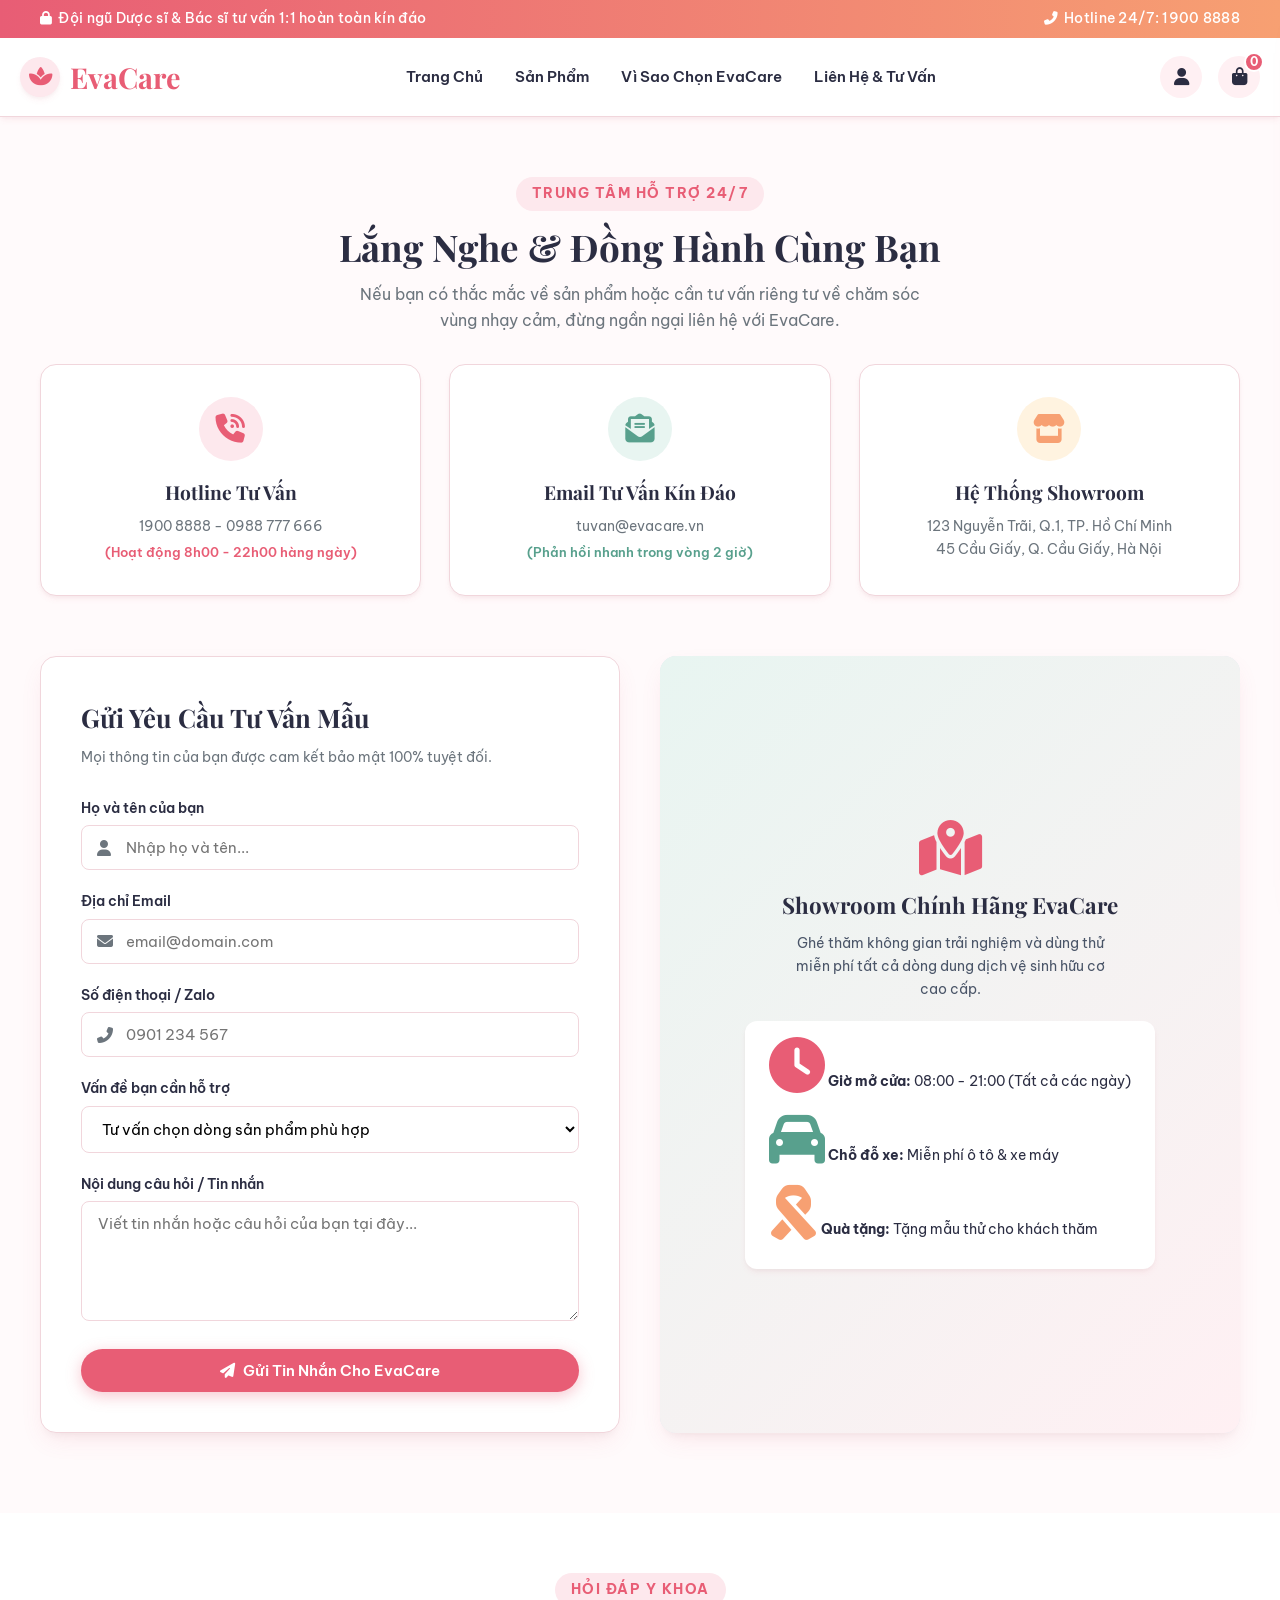
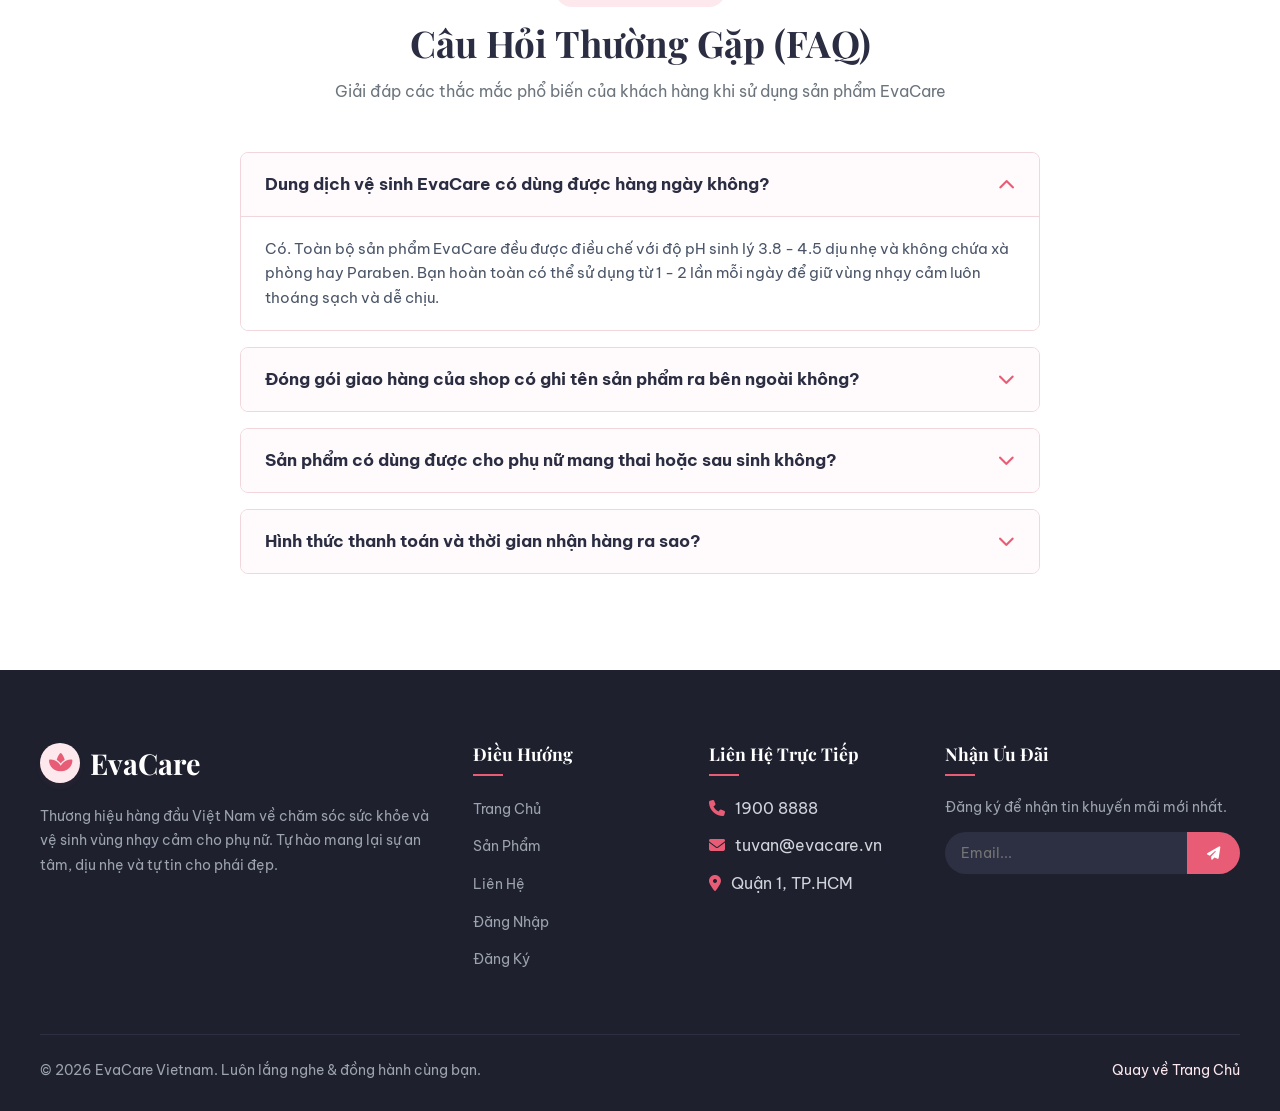
<file: contact.html>
<!DOCTYPE html>
<html lang="vi">
<head>
  <meta charset="UTF-8">
  <meta name="viewport" content="width=device-width, initial-scale=1.0">
  <title>Liên Hệ & Tư Vấn Kín Đáo - EvaCare</title>
  
  <!-- FontAwesome Icons CDN -->
  <link rel="stylesheet" href="https://cdnjs.cloudflare.com/ajax/libs/font-awesome/6.4.0/css/all.min.css">
  <!-- Custom CSS -->
  <link rel="stylesheet" href="css/style.css">
</head>
<body>

  <!-- Top Announcement Bar -->
  <div class="top-bar">
    <div class="container">
      <div class="top-bar-info">
        <span><i class="fas fa-lock"></i> Đội ngũ Dược sĩ & Bác sĩ tư vấn 1:1 hoàn toàn kín đáo</span>
      </div>
      <div class="top-bar-info">
        <span><i class="fas fa-phone-alt"></i> Hotline 24/7: 1900 8888</span>
      </div>
    </div>
  </div>

  <!-- Header & Navigation -->
  <header class="main-header">
    <div class="container header-wrapper">
      <a href="index.html" class="logo">
        <div class="logo-icon"><i class="fas fa-spa"></i></div>
        EvaCare
      </a>

      <nav class="nav-menu" id="nav-menu">
        <a href="index.html" class="nav-link">Trang Chủ</a>
        <a href="index.html#products-section" class="nav-link">Sản Phẩm</a>
        <a href="index.html#about-section" class="nav-link">Vì Sao Chọn EvaCare</a>
        <a href="contact.html" class="nav-link active">Liên Hệ & Tư Vấn</a>
      </nav>

      <div class="header-actions">
        <a href="login.html" class="action-btn" title="Đăng nhập">
          <i class="fas fa-user"></i>
        </a>

        <button class="action-btn" id="cart-btn" title="Giỏ hàng">
          <i class="fas fa-shopping-bag"></i>
          <span class="badge cart-count-badge">0</span>
        </button>
      </div>
    </div>
  </header>

  <!-- Contact Hero -->
  <section class="contact-hero">
    <div class="container">
      <span class="section-tag">Trung Tâm Hỗ Trợ 24/7</span>
      <h1 class="section-title">Lắng Nghe & Đồng Hành Cùng Bạn</h1>
      <p class="section-subtitle" style="max-width:600px; margin:0 auto;">Nếu bạn có thắc mắc về sản phẩm hoặc cần tư vấn riêng tư về chăm sóc vùng nhạy cảm, đừng ngần ngại liên hệ với EvaCare.</p>
    </div>
  </section>

  <!-- Contact Info Cards -->
  <section class="container">
    <div class="contact-cards-grid">
      <div class="contact-info-card">
        <div class="contact-card-icon"><i class="fas fa-phone-volume"></i></div>
        <h3>Hotline Tư Vấn</h3>
        <p>1900 8888 - 0988 777 666</p>
        <p style="font-size:0.8rem; color:var(--primary); font-weight:600; margin-top:4px;">(Hoạt động 8h00 - 22h00 hàng ngày)</p>
      </div>

      <div class="contact-info-card">
        <div class="contact-card-icon" style="background:var(--secondary-light); color:var(--secondary);"><i class="fas fa-envelope-open-text"></i></div>
        <h3>Email Tư Vấn Kín Đáo</h3>
        <p>tuvan@evacare.vn</p>
        <p style="font-size:0.8rem; color:var(--secondary); font-weight:600; margin-top:4px;">(Phản hồi nhanh trong vòng 2 giờ)</p>
      </div>

      <div class="contact-info-card">
        <div class="contact-card-icon" style="background:#fff3e0; color:var(--accent);"><i class="fas fa-store"></i></div>
        <h3>Hệ Thống Showroom</h3>
        <p>123 Nguyễn Trãi, Q.1, TP. Hồ Chí Minh</p>
        <p>45 Cầu Giấy, Q. Cầu Giấy, Hà Nội</p>
      </div>
    </div>
  </section>

  <!-- Main Contact Form & Map Section -->
  <section class="container">
    <div class="contact-main-grid">
      <div class="contact-form-box">
        <h2 style="font-size:1.6rem; margin-bottom:8px; color:var(--dark);">Gửi Yêu Cầu Tư Vấn Mẫu</h2>
        <p style="font-size:0.9rem; color:var(--text-muted); margin-bottom:28px;">Mọi thông tin của bạn được cam kết bảo mật 100% tuyệt đối.</p>

        <form id="contact-form" onsubmit="return handleContact(event)">
          <div class="form-group">
            <label class="form-label" for="contact-name">Họ và tên của bạn</label>
            <div class="input-with-icon">
              <i class="fas fa-user"></i>
              <input type="text" id="contact-name" class="form-control" placeholder="Nhập họ và tên..." required>
            </div>
          </div>

          <div class="form-group">
            <label class="form-label" for="contact-email">Địa chỉ Email</label>
            <div class="input-with-icon">
              <i class="fas fa-envelope"></i>
              <input type="email" id="contact-email" class="form-control" placeholder="email@domain.com" required>
            </div>
          </div>

          <div class="form-group">
            <label class="form-label" for="contact-phone">Số điện thoại / Zalo</label>
            <div class="input-with-icon">
              <i class="fas fa-phone-alt"></i>
              <input type="tel" id="contact-phone" class="form-control" placeholder="0901 234 567">
            </div>
          </div>

          <div class="form-group">
            <label class="form-label">Vấn đề bạn cần hỗ trợ</label>
            <select class="form-control" style="padding-left:16px;">
              <option value="tu-van-san-pham">Tư vấn chọn dòng sản phẩm phù hợp</option>
              <option value="tu-van-suc-khoe">Hỏi đáp bác sĩ về chăm sóc vùng nhạy cảm</option>
              <option value="don-hang">Hỗ trợ kiểm tra đơn hàng / Đổi trả</option>
              <option value="dai-ly">Đăng ký làm đại lý / Phân phối chính hãng</option>
            </select>
          </div>

          <div class="form-group">
            <label class="form-label" for="contact-message">Nội dung câu hỏi / Tin nhắn</label>
            <textarea id="contact-message" class="form-control" style="padding-left:16px; min-height:120px; resize:vertical;" placeholder="Viết tin nhắn hoặc câu hỏi của bạn tại đây..." required></textarea>
          </div>

          <button type="submit" class="btn btn-primary btn-block">
            <i class="fas fa-paper-plane"></i> Gửi Tin Nhắn Cho EvaCare
          </button>
        </form>
      </div>

      <!-- Map & Showroom Visual Box -->
      <div class="map-box">
        <div class="map-placeholder">
          <i class="fas fa-map-marked-alt"></i>
          <h3 style="font-size:1.4rem; margin-bottom:8px;">Showroom Chính Hãng EvaCare</h3>
          <p style="max-width:320px; font-size:0.9rem; color:#4a5568; margin-bottom:20px;">
            Ghé thăm không gian trải nghiệm và dùng thử miễn phí tất cả dòng dung dịch vệ sinh hữu cơ cao cấp.
          </p>
          <div style="background:#fff; padding:16px 24px; border-radius:12px; box-shadow:var(--shadow-sm); font-size:0.88rem; text-align:left;">
            <p style="margin-bottom:6px;"><strong><i class="fas fa-clock" style="color:var(--primary);"></i> Giờ mở cửa:</strong> 08:00 - 21:00 (Tất cả các ngày)</p>
            <p style="margin-bottom:6px;"><strong><i class="fas fa-car" style="color:var(--secondary);"></i> Chỗ đỗ xe:</strong> Miễn phí ô tô & xe máy</p>
            <p><strong><i class="fas fa-ribbon" style="color:var(--accent);"></i> Quà tặng:</strong> Tặng mẫu thử cho khách thăm</p>
          </div>
        </div>
      </div>
    </div>
  </section>

  <!-- FAQ Accordion Section -->
  <section class="faq-section">
    <div class="container">
      <div class="section-header">
        <span class="section-tag">Hỏi Đáp Y Khoa</span>
        <h2 class="section-title">Câu Hỏi Thường Gặp (FAQ)</h2>
        <p class="section-subtitle">Giải đáp các thắc mắc phổ biến của khách hàng khi sử dụng sản phẩm EvaCare</p>
      </div>

      <div class="faq-list">
        <div class="faq-item active">
          <div class="faq-question">
            Dung dịch vệ sinh EvaCare có dùng được hàng ngày không?
            <i class="fas fa-chevron-down"></i>
          </div>
          <div class="faq-answer">
            <p>Có. Toàn bộ sản phẩm EvaCare đều được điều chế với độ pH sinh lý 3.8 - 4.5 dịu nhẹ và không chứa xà phòng hay Paraben. Bạn hoàn toàn có thể sử dụng từ 1 - 2 lần mỗi ngày để giữ vùng nhạy cảm luôn thoáng sạch và dễ chịu.</p>
          </div>
        </div>

        <div class="faq-item">
          <div class="faq-question">
            Đóng gói giao hàng của shop có ghi tên sản phẩm ra bên ngoài không?
            <i class="fas fa-chevron-down"></i>
          </div>
          <div class="faq-answer">
            <p>EvaCare thấu hiểu sự riêng tư của khách hàng. Tất cả các đơn hàng gửi đi đều được che tên sản phẩm 100%, đóng trong hộp carton bảo mật kín đáo. Người giao hàng và người xung quanh sẽ không thể biết bên trong là sản phẩm gì.</p>
          </div>
        </div>

        <div class="faq-item">
          <div class="faq-question">
            Sản phẩm có dùng được cho phụ nữ mang thai hoặc sau sinh không?
            <i class="fas fa-chevron-down"></i>
          </div>
          <div class="faq-answer">
            <p>EvaCare có dòng sản phẩm chuyên biệt "Pure & Safe" và "Organic Soft Foam" cực kỳ an toàn cho bà bầu và phụ nữ sau sinh. Sản phẩm sử dụng chiết xuất Lô Hội và Cúc La Mã hữu cơ đã được chứng nhận y khoa không gây ảnh hưởng đến thai nhi.</p>
          </div>
        </div>

        <div class="faq-item">
          <div class="faq-question">
            Hình thức thanh toán và thời gian nhận hàng ra sao?
            <i class="fas fa-chevron-down"></i>
          </div>
          <div class="faq-answer">
            <p>Bạn có thể lựa chọn Thanh toán khi nhận hàng (COD) hoặc Chuyển khoản ngân hàng. Đơn hàng nội thành Hà Nội & TP.HCM sẽ được giao hỏa tốc trong 2-4 giờ. Các tỉnh thành khác thời gian nhận hàng từ 1-3 ngày.</p>
          </div>
        </div>
      </div>
    </div>
  </section>

  <!-- Footer -->
  <footer class="site-footer">
    <div class="container">
      <div class="footer-grid">
        <div class="footer-about">
          <a href="index.html" class="logo">
            <div class="logo-icon"><i class="fas fa-spa"></i></div>
            EvaCare
          </a>
          <p>Thương hiệu hàng đầu Việt Nam về chăm sóc sức khỏe và vệ sinh vùng nhạy cảm cho phụ nữ. Tự hào mang lại sự an tâm, dịu nhẹ và tự tin cho phái đẹp.</p>
        </div>

        <div>
          <h4 class="footer-title">Điều Hướng</h4>
          <ul class="footer-links">
            <li><a href="index.html">Trang Chủ</a></li>
            <li><a href="index.html#products-section">Sản Phẩm</a></li>
            <li><a href="contact.html">Liên Hệ</a></li>
            <li><a href="login.html">Đăng Nhập</a></li>
            <li><a href="register.html">Đăng Ký</a></li>
          </ul>
        </div>

        <div>
          <h4 class="footer-title">Liên Hệ Trực Tiếp</h4>
          <ul class="footer-links">
            <li><i class="fas fa-phone" style="color:var(--primary); margin-right:6px;"></i> 1900 8888</li>
            <li><i class="fas fa-envelope" style="color:var(--primary); margin-right:6px;"></i> tuvan@evacare.vn</li>
            <li><i class="fas fa-map-marker-alt" style="color:var(--primary); margin-right:6px;"></i> Quận 1, TP.HCM</li>
          </ul>
        </div>

        <div>
          <h4 class="footer-title">Nhận Ưu Đãi</h4>
          <p style="font-size:0.88rem; color:#9ca3af;">Đăng ký để nhận tin khuyến mãi mới nhất.</p>
          <form class="newsletter-form" onsubmit="event.preventDefault(); showToast('Đã đăng ký!', 'success');">
            <input type="email" placeholder="Email..." required>
            <button type="submit"><i class="fas fa-paper-plane"></i></button>
          </form>
        </div>
      </div>

      <div class="footer-bottom">
        <p>&copy; 2026 EvaCare Vietnam. Luôn lắng nghe & đồng hành cùng bạn.</p>
        <p><a href="index.html" style="color:var(--primary-light);">Quay về Trang Chủ</a></p>
      </div>
    </div>
  </footer>

  <!-- Cart Slide-out Drawer -->
  <div class="cart-overlay" id="cart-overlay"></div>
  <div class="cart-drawer" id="cart-drawer">
    <div class="cart-header">
      <h3><i class="fas fa-shopping-bag" style="color:var(--primary);"></i> Giỏ Hàng</h3>
      <button class="close-cart-btn" id="close-cart-btn"><i class="fas fa-times"></i></button>
    </div>
    <div class="cart-body" id="cart-body"></div>
    <div class="cart-footer">
      <div class="cart-total-row">
        <span>Tổng tiền:</span>
        <span class="cart-total-price" id="cart-total-price">0 VNĐ</span>
      </div>
      <button class="btn btn-primary btn-block" onclick="checkout()">Thanh Toán</button>
    </div>
  </div>

  <script src="js/main.js"></script>
</body>
</html>
</file>
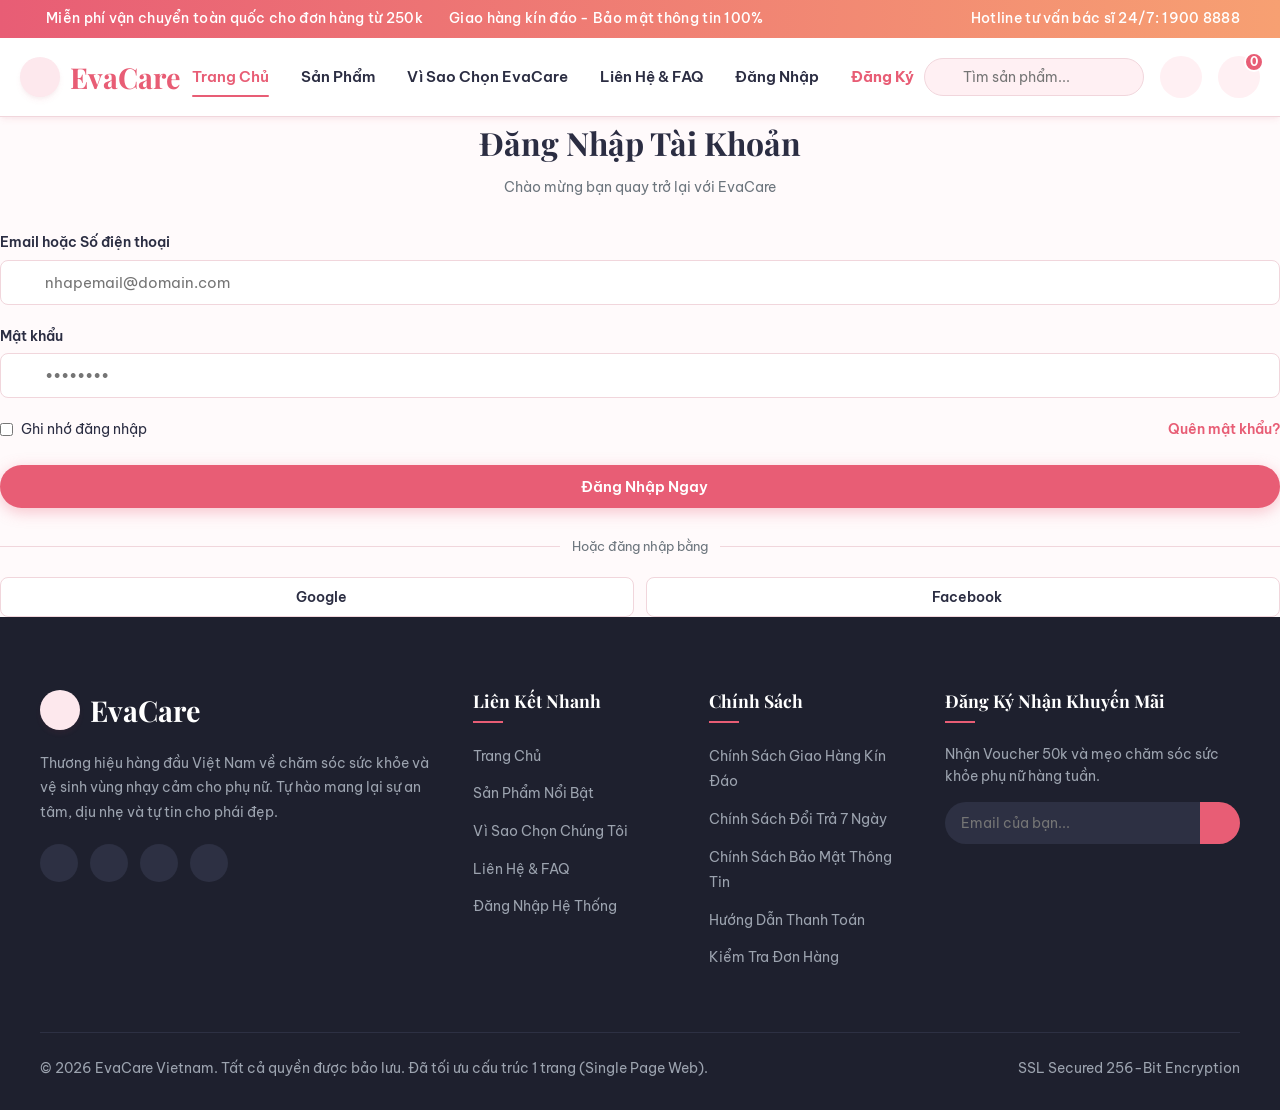
<file: index1.html>
<!DOCTYPE html>
<html lang="en">

<head>
    <meta charset="UTF-8">
    <meta name="viewport" content="width=device-width, initial-scale=1.0">
    <title>Document</title>
</head>
<style>
    /* ==========================================================================
   EvaCare - Website Bán Dung Dịch Vệ Sinh Phụ Nữ & Chăm Sóc Phái Đẹp
   Style Sheet Tổng Thể (Modern Pastel & Natural Theme)
   ========================================================================== */

    /* 1. Import Fonts & Reset */
    @import url('https://fonts.googleapis.com/css2?family=Be+Vietnam+Pro:wght@300;400;500;600;700;800&family=Playfair+Display:ital,wght@0,600;0,700;1,400&display=swap');

    :root {
        /* Color Palette */
        --primary: #e85d75;
        --primary-hover: #d0445d;
        --primary-light: #fde8ed;
        --primary-subtle: #fff0f3;
        --secondary: #58a08d;
        --secondary-hover: #458373;
        --secondary-light: #e8f5f1;
        --accent: #f7a072;
        --dark: #2b2d42;
        --text-muted: #6c757d;
        --bg-light: #fffafb;
        --bg-card: #ffffff;
        --border-color: #f1d6dc;
        --shadow-sm: 0 4px 6px -1px rgba(232, 93, 117, 0.08), 0 2px 4px -1px rgba(0, 0, 0, 0.04);
        --shadow-md: 0 10px 25px -5px rgba(232, 93, 117, 0.12), 0 8px 10px -6px rgba(0, 0, 0, 0.05);
        --shadow-lg: 0 20px 35px -10px rgba(232, 93, 117, 0.18);
        --radius-sm: 8px;
        --radius-md: 16px;
        --radius-lg: 24px;
        --radius-full: 9999px;
        --transition: all 0.3s cubic-bezier(0.4, 0, 0.2, 1);
    }

    * {
        margin: 0;
        padding: 0;
        box-sizing: border-box;
    }

    html {
        scroll-behavior: smooth;
        font-size: 16px;
    }

    body {
        font-family: 'Be Vietnam Pro', sans-serif;
        background-color: var(--bg-light);
        color: var(--dark);
        line-height: 1.6;
        overflow-x: hidden;
    }

    h1,
    h2,
    h3,
    h4,
    .font-heading {
        font-family: 'Playfair Display', serif;
    }

    a {
        text-decoration: none;
        color: inherit;
        transition: var(--transition);
    }

    ul {
        list-style: none;
    }

    img {
        max-width: 100%;
        height: auto;
        display: block;
    }

    button,
    input,
    select,
    textarea {
        font-family: inherit;
        outline: none;
        border: none;
    }

    button {
        cursor: pointer;
    }

    .container {
        width: 100%;
        max-width: 1240px;
        margin: 0 auto;
        padding: 0 20px;
    }

    /* ==========================================================================
   2. Header & Navigation
   ========================================================================== */

    /* Top Announcement Bar */
    .top-bar {
        background: linear-gradient(90deg, #e85d75, #f7a072);
        color: #fff;
        font-size: 0.85rem;
        padding: 8px 0;
        text-align: center;
        font-weight: 500;
        letter-spacing: 0.3px;
    }

    .top-bar .container {
        display: flex;
        justify-content: space-between;
        align-items: center;
    }

    .top-bar-info {
        display: flex;
        gap: 20px;
    }

    .top-bar-info span {
        display: flex;
        align-items: center;
        gap: 6px;
    }

    /* Main Header */
    .main-header {
        background: rgba(255, 255, 255, 0.95);
        backdrop-filter: blur(10px);
        position: sticky;
        top: 0;
        z-index: 100;
        box-shadow: var(--shadow-sm);
        border-bottom: 1px solid var(--border-color);
    }

    .header-wrapper {
        display: flex;
        align-items: center;
        justify-content: space-between;
        padding: 16px 0;
    }

    /* Logo */
    .logo {
        display: flex;
        align-items: center;
        gap: 10px;
        font-size: 1.8rem;
        font-weight: 700;
        color: var(--primary);
        font-family: 'Playfair Display', serif;
    }

    .logo-icon {
        width: 40px;
        height: 40px;
        background: var(--primary-light);
        color: var(--primary);
        border-radius: var(--radius-full);
        display: flex;
        align-items: center;
        justify-content: center;
        font-size: 1.3rem;
        box-shadow: var(--shadow-sm);
    }

    /* Navigation Links */
    .nav-menu {
        display: flex;
        align-items: center;
        gap: 32px;
    }

    .nav-link {
        font-weight: 600;
        font-size: 0.95rem;
        color: var(--dark);
        position: relative;
        padding: 8px 0;
    }

    .nav-link:hover,
    .nav-link.active {
        color: var(--primary);
    }

    .nav-link::after {
        content: '';
        position: absolute;
        bottom: 0;
        left: 0;
        width: 0;
        height: 2px;
        background: var(--primary);
        border-radius: 2px;
        transition: var(--transition);
    }

    .nav-link:hover::after,
    .nav-link.active::after {
        width: 100%;
    }

    /* Search & Header Icons */
    .header-actions {
        display: flex;
        align-items: center;
        gap: 16px;
    }

    .search-box {
        position: relative;
        width: 220px;
    }

    .search-box input {
        width: 100%;
        padding: 9px 16px 9px 38px;
        background: var(--primary-subtle);
        border: 1px solid var(--border-color);
        border-radius: var(--radius-full);
        font-size: 0.88rem;
        transition: var(--transition);
    }

    .search-box input:focus {
        background: #fff;
        border-color: var(--primary);
        box-shadow: 0 0 0 3px rgba(232, 93, 117, 0.15);
    }

    .search-box i {
        position: absolute;
        left: 14px;
        top: 50%;
        transform: translateY(-50%);
        color: var(--text-muted);
        font-size: 0.9rem;
    }

    .action-btn {
        width: 42px;
        height: 42px;
        border-radius: var(--radius-full);
        background: var(--primary-subtle);
        color: var(--dark);
        display: flex;
        align-items: center;
        justify-content: center;
        font-size: 1.1rem;
        position: relative;
        transition: var(--transition);
    }

    .action-btn:hover {
        background: var(--primary);
        color: #fff;
        transform: translateY(-2px);
    }

    .badge {
        position: absolute;
        top: -4px;
        right: -4px;
        background: var(--primary);
        color: #fff;
        font-size: 0.75rem;
        font-weight: 700;
        width: 20px;
        height: 20px;
        border-radius: var(--radius-full);
        display: flex;
        align-items: center;
        justify-content: center;
        border: 2px solid #fff;
    }

    .mobile-toggle {
        display: none;
        font-size: 1.5rem;
        background: none;
        color: var(--dark);
    }

    /* ==========================================================================
   3. Buttons & Common UI Components
   ========================================================================== */
    .btn {
        display: inline-flex;
        align-items: center;
        justify-content: center;
        gap: 8px;
        padding: 12px 28px;
        border-radius: var(--radius-full);
        font-weight: 600;
        font-size: 0.95rem;
        transition: var(--transition);
        text-align: center;
    }

    .btn-primary {
        background: var(--primary);
        color: #fff;
        box-shadow: 0 4px 15px rgba(232, 93, 117, 0.35);
    }

    .btn-primary:hover {
        background: var(--primary-hover);
        transform: translateY(-2px);
        box-shadow: 0 8px 20px rgba(232, 93, 117, 0.45);
    }

    .btn-secondary {
        background: var(--secondary);
        color: #fff;
        box-shadow: 0 4px 15px rgba(88, 160, 141, 0.3);
    }

    .btn-secondary:hover {
        background: var(--secondary-hover);
        transform: translateY(-2px);
    }

    .btn-outline {
        background: transparent;
        border: 2px solid var(--primary);
        color: var(--primary);
    }

    .btn-outline:hover {
        background: var(--primary);
        color: #fff;
        transform: translateY(-2px);
    }

    .btn-block {
        width: 100%;
    }

    .section-header {
        text-align: center;
        max-width: 650px;
        margin: 0 auto 48px auto;
    }

    .section-tag {
        display: inline-block;
        background: var(--primary-light);
        color: var(--primary);
        font-size: 0.85rem;
        font-weight: 700;
        text-transform: uppercase;
        letter-spacing: 1.5px;
        padding: 6px 16px;
        border-radius: var(--radius-full);
        margin-bottom: 12px;
    }

    .section-title {
        font-size: 2.3rem;
        color: var(--dark);
        margin-bottom: 12px;
        line-height: 1.3;
    }

    .section-subtitle {
        color: var(--text-muted);
        font-size: 1rem;
    }

    /* ==========================================================================
   4. Hero Banner Section
   ========================================================================== */
    .hero {
        padding: 60px 0 80px 0;
        background: linear-gradient(135deg, #fff0f3 0%, #fffafb 50%, #e8f5f1 100%);
        position: relative;
        overflow: hidden;
    }

    .hero-grid {
        display: grid;
        grid-template-columns: 1fr 1fr;
        align-items: center;
        gap: 40px;
    }

    .hero-content h1 {
        font-size: 3.2rem;
        line-height: 1.2;
        color: var(--dark);
        margin-bottom: 20px;
    }

    .hero-content h1 span {
        color: var(--primary);
        position: relative;
    }

    .hero-content p {
        font-size: 1.1rem;
        color: #4a5568;
        margin-bottom: 32px;
        max-width: 520px;
    }

    .hero-btns {
        display: flex;
        gap: 16px;
        align-items: center;
        flex-wrap: wrap;
    }

    .hero-stats {
        display: flex;
        gap: 36px;
        margin-top: 40px;
        padding-top: 30px;
        border-top: 1px solid rgba(232, 93, 117, 0.2);
    }

    .stat-item h3 {
        font-size: 1.8rem;
        color: var(--primary);
        font-weight: 700;
    }

    .stat-item p {
        font-size: 0.85rem;
        color: var(--text-muted);
        margin-bottom: 0;
    }

    .hero-image-wrapper {
        position: relative;
        display: flex;
        justify-content: center;
        align-items: center;
    }

    .hero-image-bg {
        width: 420px;
        height: 420px;
        background: linear-gradient(135deg, #fde8ed, #d2ece5);
        border-radius: 42% 58% 70% 30% / 45% 45% 55% 55%;
        animation: floatMorph 8s ease-in-out infinite alternate;
        position: absolute;
        z-index: 1;
    }

    @keyframes floatMorph {
        0% {
            border-radius: 42% 58% 70% 30% / 45% 45% 55% 55%;
            transform: rotate(0deg);
        }

        100% {
            border-radius: 65% 35% 30% 70% / 55% 30% 70% 45%;
            transform: rotate(10deg);
        }
    }

    .hero-card-preview {
        position: relative;
        z-index: 2;
        background: rgba(255, 255, 255, 0.9);
        backdrop-filter: blur(8px);
        border-radius: var(--radius-lg);
        padding: 24px;
        box-shadow: var(--shadow-lg);
        border: 1px solid #ffffff;
        max-width: 380px;
        text-align: center;
    }

    .hero-prod-img {
        width: 100%;
        height: 260px;
        object-fit: cover;
        border-radius: var(--radius-md);
        margin-bottom: 16px;
    }

    .hero-floating-badge {
        position: absolute;
        top: -15px;
        right: -15px;
        background: var(--secondary);
        color: #fff;
        padding: 8px 16px;
        border-radius: var(--radius-full);
        font-size: 0.85rem;
        font-weight: 700;
        box-shadow: var(--shadow-md);
    }

    /* ==========================================================================
   5. Features / Selling Points Section
   ========================================================================== */
    .features-section {
        padding: 70px 0;
        background: #fff;
    }

    .features-grid {
        display: grid;
        grid-template-columns: repeat(4, 1fr);
        gap: 24px;
    }

    .feature-card {
        background: var(--bg-light);
        border: 1px solid var(--border-color);
        padding: 28px 20px;
        border-radius: var(--radius-md);
        text-align: center;
        transition: var(--transition);
    }

    .feature-card:hover {
        transform: translateY(-6px);
        box-shadow: var(--shadow-md);
        border-color: var(--primary);
    }

    .feature-icon {
        width: 60px;
        height: 60px;
        background: var(--primary-light);
        color: var(--primary);
        border-radius: var(--radius-full);
        display: flex;
        align-items: center;
        justify-content: center;
        font-size: 1.6rem;
        margin: 0 auto 18px auto;
    }

    .feature-card:nth-child(2) .feature-icon {
        background: var(--secondary-light);
        color: var(--secondary);
    }

    .feature-card:nth-child(3) .feature-icon {
        background: #fff3e0;
        color: var(--accent);
    }

    .feature-card:nth-child(4) .feature-icon {
        background: #e3f2fd;
        color: #2196f3;
    }

    .feature-title {
        font-size: 1.15rem;
        font-weight: 700;
        margin-bottom: 8px;
        color: var(--dark);
    }

    .feature-desc {
        font-size: 0.88rem;
        color: var(--text-muted);
    }

    /* ==========================================================================
   6. Products Section
   ========================================================================== */
    .products-section {
        padding: 80px 0;
    }

    .filter-tabs {
        display: flex;
        justify-content: center;
        gap: 12px;
        margin-bottom: 40px;
        flex-wrap: wrap;
    }

    .tab-btn {
        padding: 10px 22px;
        border-radius: var(--radius-full);
        background: #fff;
        border: 1px solid var(--border-color);
        color: var(--dark);
        font-weight: 600;
        font-size: 0.9rem;
        transition: var(--transition);
    }

    .tab-btn:hover,
    .tab-btn.active {
        background: var(--primary);
        color: #fff;
        border-color: var(--primary);
        box-shadow: 0 4px 12px rgba(232, 93, 117, 0.25);
    }

    .products-grid {
        display: grid;
        grid-template-columns: repeat(4, 1fr);
        gap: 28px;
    }

    /* Product Card */
    .product-card {
        background: #fff;
        border-radius: var(--radius-md);
        border: 1px solid var(--border-color);
        overflow: hidden;
        transition: var(--transition);
        position: relative;
        display: flex;
        flex-direction: column;
    }

    .product-card:hover {
        transform: translateY(-8px);
        box-shadow: var(--shadow-md);
        border-color: rgba(232, 93, 117, 0.4);
    }

    .product-badge {
        position: absolute;
        top: 14px;
        left: 14px;
        background: var(--primary);
        color: #fff;
        font-size: 0.75rem;
        font-weight: 700;
        padding: 4px 10px;
        border-radius: var(--radius-full);
        z-index: 2;
    }

    .product-badge.sale {
        background: #ef4444;
    }

    .product-badge.organic {
        background: var(--secondary);
    }

    .product-img-box {
        position: relative;
        width: 100%;
        height: 220px;
        background: #fdf5f7;
        overflow: hidden;
        display: flex;
        align-items: center;
        justify-content: center;
        padding: 16px;
    }

    .product-img-box img {
        max-height: 100%;
        object-fit: contain;
        transition: transform 0.5s ease;
    }

    .product-card:hover .product-img-box img {
        transform: scale(1.08);
    }

    .quick-view-btn {
        position: absolute;
        bottom: -40px;
        left: 50%;
        transform: translateX(-50%);
        background: rgba(255, 255, 255, 0.95);
        color: var(--dark);
        padding: 8px 18px;
        border-radius: var(--radius-full);
        font-size: 0.82rem;
        font-weight: 600;
        box-shadow: var(--shadow-sm);
        transition: var(--transition);
        opacity: 0;
        white-space: nowrap;
    }

    .product-card:hover .quick-view-btn {
        bottom: 12px;
        opacity: 1;
    }

    .quick-view-btn:hover {
        background: var(--dark);
        color: #fff;
    }

    .product-info {
        padding: 20px;
        display: flex;
        flex-direction: column;
        flex-grow: 1;
    }

    .product-category {
        font-size: 0.78rem;
        color: var(--secondary);
        font-weight: 700;
        text-transform: uppercase;
        letter-spacing: 0.5px;
        margin-bottom: 6px;
    }

    .product-name {
        font-size: 1.05rem;
        font-weight: 700;
        color: var(--dark);
        margin-bottom: 8px;
        line-height: 1.4;
        height: 2.8em;
        overflow: hidden;
        display: -webkit-box;
        -webkit-line-clamp: 2;
        -webkit-box-orient: vertical;
    }

    .product-rating {
        display: flex;
        align-items: center;
        gap: 4px;
        color: #fbbf24;
        font-size: 0.85rem;
        margin-bottom: 12px;
    }

    .product-rating span {
        color: var(--text-muted);
        font-size: 0.8rem;
        margin-left: 4px;
    }

    .product-price-row {
        display: flex;
        align-items: center;
        justify-content: space-between;
        margin-top: auto;
        padding-top: 12px;
        border-top: 1px dashed var(--border-color);
    }

    .price-group {
        display: flex;
        align-items: baseline;
        gap: 8px;
    }

    .current-price {
        font-size: 1.15rem;
        font-weight: 800;
        color: var(--primary);
    }

    .old-price {
        font-size: 0.85rem;
        color: var(--text-muted);
        text-decoration: line-through;
    }

    .add-cart-btn {
        width: 38px;
        height: 38px;
        border-radius: var(--radius-full);
        background: var(--primary-light);
        color: var(--primary);
        display: flex;
        align-items: center;
        justify-content: center;
        font-size: 1rem;
        transition: var(--transition);
    }

    .add-cart-btn:hover {
        background: var(--primary);
        color: #fff;
        transform: scale(1.1);
    }

    /* ==========================================================================
   7. About / Health Tips Section
   ========================================================================== */
    .about-section {
        padding: 80px 0;
        background: linear-gradient(90deg, #ffffff 0%, #fff7f9 100%);
    }

    .about-grid {
        display: grid;
        grid-template-columns: 1fr 1fr;
        gap: 50px;
        align-items: center;
    }

    .about-img-group {
        position: relative;
    }

    .about-main-img {
        width: 100%;
        border-radius: var(--radius-lg);
        box-shadow: var(--shadow-lg);
    }

    .about-badge-card {
        position: absolute;
        bottom: -20px;
        right: -20px;
        background: #fff;
        padding: 20px;
        border-radius: var(--radius-md);
        box-shadow: var(--shadow-lg);
        display: flex;
        align-items: center;
        gap: 16px;
        max-width: 260px;
        border-left: 5px solid var(--secondary);
    }

    .about-badge-card i {
        font-size: 2rem;
        color: var(--secondary);
    }

    .about-badge-card h4 {
        font-size: 0.95rem;
        font-weight: 700;
    }

    .about-badge-card p {
        font-size: 0.8rem;
        color: var(--text-muted);
    }

    .about-content h2 {
        font-size: 2.3rem;
        margin-bottom: 20px;
    }

    .about-content p {
        color: #4a5568;
        margin-bottom: 24px;
    }

    .about-list {
        margin-bottom: 32px;
    }

    .about-list li {
        display: flex;
        align-items: center;
        gap: 12px;
        margin-bottom: 12px;
        font-weight: 600;
    }

    .about-list li i {
        color: var(--secondary);
        background: var(--secondary-light);
        width: 26px;
        height: 26px;
        border-radius: var(--radius-full);
        display: flex;
        align-items: center;
        justify-content: center;
        font-size: 0.8rem;
    }

    /* ==========================================================================
   8. Testimonials Section
   ========================================================================== */
    .testimonials-section {
        padding: 80px 0;
        background: var(--primary-subtle);
    }

    .testimonials-grid {
        display: grid;
        grid-template-columns: repeat(3, 1fr);
        gap: 28px;
    }

    .testimonial-card {
        background: #fff;
        padding: 32px 24px;
        border-radius: var(--radius-md);
        box-shadow: var(--shadow-sm);
        border: 1px solid var(--border-color);
        position: relative;
    }

    .testimonial-stars {
        color: #fbbf24;
        font-size: 0.9rem;
        margin-bottom: 16px;
    }

    .testimonial-text {
        font-style: italic;
        color: #4a5568;
        font-size: 0.95rem;
        margin-bottom: 24px;
    }

    .user-info {
        display: flex;
        align-items: center;
        gap: 14px;
    }

    .user-avatar {
        width: 48px;
        height: 48px;
        border-radius: var(--radius-full);
        object-fit: cover;
        border: 2px solid var(--primary-light);
    }

    .user-details h4 {
        font-size: 0.95rem;
        font-weight: 700;
        color: var(--dark);
    }

    .user-details span {
        font-size: 0.8rem;
        color: var(--text-muted);
    }

    /* ==========================================================================
   9. Footer
   ========================================================================== */
    .site-footer {
        background: #1e202e;
        color: #d1d5db;
        padding-top: 70px;
        padding-bottom: 30px;
    }

    .footer-grid {
        display: grid;
        grid-template-columns: 2fr 1fr 1fr 1.5fr;
        gap: 40px;
        margin-bottom: 50px;
    }

    .footer-about .logo {
        color: #fff;
        margin-bottom: 18px;
    }

    .footer-about p {
        font-size: 0.9rem;
        line-height: 1.7;
        color: #9ca3af;
        margin-bottom: 20px;
    }

    .social-links {
        display: flex;
        gap: 12px;
    }

    .social-icon {
        width: 38px;
        height: 38px;
        background: #2d3043;
        color: #fff;
        border-radius: var(--radius-full);
        display: flex;
        align-items: center;
        justify-content: center;
        transition: var(--transition);
    }

    .social-icon:hover {
        background: var(--primary);
        transform: translateY(-3px);
    }

    .footer-title {
        color: #fff;
        font-size: 1.1rem;
        font-weight: 700;
        margin-bottom: 20px;
        position: relative;
        padding-bottom: 8px;
    }

    .footer-title::after {
        content: '';
        position: absolute;
        bottom: 0;
        left: 0;
        width: 30px;
        height: 2px;
        background: var(--primary);
    }

    .footer-links li {
        margin-bottom: 12px;
    }

    .footer-links a {
        color: #9ca3af;
        font-size: 0.9rem;
    }

    .footer-links a:hover {
        color: var(--primary-light);
        padding-left: 6px;
    }

    .newsletter-form {
        display: flex;
        margin-top: 14px;
    }

    .newsletter-form input {
        padding: 12px 16px;
        border-radius: var(--radius-full) 0 0 var(--radius-full);
        width: 100%;
        font-size: 0.88rem;
        background: #2d3043;
        color: #fff;
    }

    .newsletter-form button {
        background: var(--primary);
        color: #fff;
        padding: 0 20px;
        border-radius: 0 var(--radius-full) var(--radius-full) 0;
        font-weight: 600;
    }

    .newsletter-form button:hover {
        background: var(--primary-hover);
    }

    .footer-bottom {
        border-top: 1px solid #2d3043;
        padding-top: 25px;
        display: flex;
        justify-content: space-between;
        align-items: center;
        font-size: 0.85rem;
        color: #9ca3af;
    }

    /* ==========================================================================
   10. Cart Drawer & Overlay
   ========================================================================== */
    .cart-overlay {
        position: fixed;
        top: 0;
        left: 0;
        width: 100%;
        height: 100%;
        background: rgba(0, 0, 0, 0.5);
        backdrop-filter: blur(4px);
        z-index: 998;
        opacity: 0;
        visibility: hidden;
        transition: var(--transition);
    }

    .cart-overlay.active {
        opacity: 1;
        visibility: visible;
    }

    .cart-drawer {
        position: fixed;
        top: 0;
        right: -420px;
        width: 400px;
        max-width: 100%;
        height: 100%;
        background: #fff;
        z-index: 999;
        box-shadow: var(--shadow-lg);
        display: flex;
        flex-direction: column;
        transition: right 0.35s cubic-bezier(0.4, 0, 0.2, 1);
    }

    .cart-drawer.active {
        right: 0;
    }

    .cart-header {
        padding: 20px;
        border-bottom: 1px solid var(--border-color);
        display: flex;
        align-items: center;
        justify-content: space-between;
    }

    .cart-header h3 {
        font-size: 1.2rem;
        font-weight: 700;
    }

    .close-cart-btn {
        background: none;
        font-size: 1.4rem;
        color: var(--text-muted);
    }

    .close-cart-btn:hover {
        color: var(--primary);
    }

    .cart-body {
        padding: 20px;
        flex-grow: 1;
        overflow-y: auto;
    }

    .cart-item {
        display: flex;
        align-items: center;
        gap: 14px;
        padding-bottom: 16px;
        margin-bottom: 16px;
        border-bottom: 1px solid var(--border-color);
    }

    .cart-item-img {
        width: 64px;
        height: 64px;
        object-fit: cover;
        border-radius: var(--radius-sm);
        background: var(--primary-subtle);
    }

    .cart-item-details {
        flex-grow: 1;
    }

    .cart-item-title {
        font-size: 0.9rem;
        font-weight: 700;
        margin-bottom: 4px;
    }

    .cart-item-price {
        font-size: 0.88rem;
        color: var(--primary);
        font-weight: 700;
    }

    .cart-item-qty {
        display: flex;
        align-items: center;
        gap: 8px;
        margin-top: 6px;
    }

    .qty-btn {
        width: 24px;
        height: 24px;
        border-radius: 4px;
        background: var(--primary-subtle);
        color: var(--dark);
        display: flex;
        align-items: center;
        justify-content: center;
        font-size: 0.8rem;
        font-weight: 700;
    }

    .qty-btn:hover {
        background: var(--primary-light);
    }

    .remove-item-btn {
        color: #ef4444;
        font-size: 1.1rem;
        background: none;
        cursor: pointer;
    }

    .cart-footer {
        padding: 20px;
        border-top: 1px solid var(--border-color);
        background: var(--bg-light);
    }

    .cart-total-row {
        display: flex;
        justify-content: space-between;
        font-size: 1.1rem;
        font-weight: 700;
        margin-bottom: 16px;
    }

    .cart-total-price {
        color: var(--primary);
    }

    .empty-cart-msg {
        text-align: center;
        padding: 40px 20px;
        color: var(--text-muted);
    }

    .empty-cart-msg i {
        font-size: 3rem;
        color: var(--border-color);
        margin-bottom: 12px;
    }

    /* ==========================================================================
   11. Auth Pages (Login & Register)
   ========================================================================== */
    .auth-wrapper {
        min-height: calc(100vh - 180px);
        display: flex;
        align-items: center;
        justify-content: center;
        padding: 60px 20px;
        background: linear-gradient(135deg, #fff0f3 0%, #e8f5f1 100%);
    }

    .auth-card {
        background: rgba(255, 255, 255, 0.95);
        backdrop-filter: blur(12px);
        width: 100%;
        max-width: 480px;
        border-radius: var(--radius-lg);
        padding: 40px 36px;
        box-shadow: var(--shadow-lg);
        border: 1px solid #ffffff;
    }

    .auth-header {
        text-align: center;
        margin-bottom: 32px;
    }

    .auth-header h2 {
        font-size: 2rem;
        color: var(--dark);
        margin-bottom: 8px;
    }

    .auth-header p {
        color: var(--text-muted);
        font-size: 0.9rem;
    }

    .form-group {
        margin-bottom: 20px;
        position: relative;
    }

    .form-label {
        display: block;
        font-size: 0.88rem;
        font-weight: 600;
        margin-bottom: 6px;
        color: var(--dark);
    }

    .input-with-icon {
        position: relative;
    }

    .input-with-icon i {
        position: absolute;
        left: 16px;
        top: 50%;
        transform: translateY(-50%);
        color: var(--text-muted);
        font-size: 1rem;
    }

    .form-control {
        width: 100%;
        padding: 12px 16px 12px 44px;
        border-radius: var(--radius-sm);
        border: 1px solid var(--border-color);
        font-size: 0.95rem;
        background: #fff;
        transition: var(--transition);
    }

    .form-control:focus {
        border-color: var(--primary);
        box-shadow: 0 0 0 3px rgba(232, 93, 117, 0.15);
    }

    .toggle-password {
        position: absolute;
        right: 16px;
        top: 50%;
        transform: translateY(-50%);
        color: var(--text-muted);
        cursor: pointer;
    }

    .form-options {
        display: flex;
        justify-content: space-between;
        align-items: center;
        font-size: 0.88rem;
        margin-bottom: 24px;
    }

    .remember-me {
        display: flex;
        align-items: center;
        gap: 8px;
        cursor: pointer;
    }

    .forgot-link {
        color: var(--primary);
        font-weight: 600;
    }

    .password-strength {
        height: 4px;
        background: #e5e7eb;
        border-radius: 2px;
        margin-top: 8px;
        overflow: hidden;
    }

    .strength-bar {
        height: 100%;
        width: 0;
        transition: var(--transition);
    }

    .strength-bar.weak {
        width: 33.3%;
        background: #ef4444;
    }

    .strength-bar.medium {
        width: 66.6%;
        background: #f59e0b;
    }

    .strength-bar.strong {
        width: 100%;
        background: #10b981;
    }

    .social-auth {
        margin-top: 28px;
        text-align: center;
    }

    .divider {
        display: flex;
        align-items: center;
        gap: 12px;
        color: var(--text-muted);
        font-size: 0.82rem;
        margin-bottom: 20px;
    }

    .divider::before,
    .divider::after {
        content: '';
        flex-grow: 1;
        height: 1px;
        background: var(--border-color);
    }

    .social-btns {
        display: flex;
        gap: 12px;
    }

    .btn-social {
        flex: 1;
        padding: 10px;
        border-radius: var(--radius-sm);
        border: 1px solid var(--border-color);
        background: #fff;
        display: flex;
        align-items: center;
        justify-content: center;
        gap: 8px;
        font-size: 0.88rem;
        font-weight: 600;
        color: var(--dark);
    }

    .btn-social:hover {
        background: var(--bg-light);
        border-color: #cbd5e1;
    }

    .auth-footer {
        text-align: center;
        margin-top: 24px;
        font-size: 0.9rem;
        color: var(--text-muted);
    }

    .auth-footer a {
        color: var(--primary);
        font-weight: 700;
    }

    /* ==========================================================================
   12. Contact Page
   ========================================================================== */
    .contact-hero {
        padding: 60px 0 30px 0;
        text-align: center;
    }

    .contact-cards-grid {
        display: grid;
        grid-template-columns: repeat(3, 1fr);
        gap: 28px;
        margin-bottom: 60px;
    }

    .contact-info-card {
        background: #fff;
        border-radius: var(--radius-md);
        padding: 32px 24px;
        text-align: center;
        border: 1px solid var(--border-color);
        box-shadow: var(--shadow-sm);
        transition: var(--transition);
    }

    .contact-info-card:hover {
        transform: translateY(-6px);
        box-shadow: var(--shadow-md);
        border-color: var(--primary);
    }

    .contact-card-icon {
        width: 64px;
        height: 64px;
        border-radius: var(--radius-full);
        background: var(--primary-light);
        color: var(--primary);
        display: flex;
        align-items: center;
        justify-content: center;
        font-size: 1.8rem;
        margin: 0 auto 16px auto;
    }

    .contact-info-card h3 {
        font-size: 1.2rem;
        margin-bottom: 8px;
    }

    .contact-info-card p {
        color: var(--text-muted);
        font-size: 0.9rem;
        line-height: 1.6;
    }

    .contact-main-grid {
        display: grid;
        grid-template-columns: 1fr 1fr;
        gap: 40px;
        margin-bottom: 80px;
    }

    .contact-form-box {
        background: #fff;
        padding: 40px;
        border-radius: var(--radius-md);
        box-shadow: var(--shadow-md);
        border: 1px solid var(--border-color);
    }

    .map-box {
        border-radius: var(--radius-md);
        overflow: hidden;
        box-shadow: var(--shadow-md);
        height: 100%;
        min-height: 400px;
        background: #e2e8f0;
        position: relative;
    }

    .map-placeholder {
        width: 100%;
        height: 100%;
        display: flex;
        flex-direction: column;
        align-items: center;
        justify-content: center;
        background: linear-gradient(135deg, #e8f5f1, #fff0f3);
        color: var(--dark);
        text-align: center;
        padding: 20px;
    }

    .map-placeholder i {
        font-size: 3.5rem;
        color: var(--primary);
        margin-bottom: 12px;
    }

    /* FAQ Accordion */
    .faq-section {
        padding: 60px 0 80px 0;
        background: #fff;
    }

    .faq-list {
        max-width: 800px;
        margin: 0 auto;
    }

    .faq-item {
        border: 1px solid var(--border-color);
        border-radius: var(--radius-sm);
        margin-bottom: 16px;
        overflow: hidden;
        transition: var(--transition);
    }

    .faq-question {
        padding: 18px 24px;
        background: var(--bg-light);
        font-weight: 700;
        font-size: 1.05rem;
        display: flex;
        justify-content: space-between;
        align-items: center;
        cursor: pointer;
    }

    .faq-question i {
        transition: transform 0.3s ease;
        color: var(--primary);
    }

    .faq-item.active .faq-question i {
        transform: rotate(180deg);
    }

    .faq-answer {
        padding: 0 24px;
        max-height: 0;
        overflow: hidden;
        transition: all 0.3s ease;
        background: #fff;
        color: #4a5568;
        font-size: 0.95rem;
    }

    .faq-item.active .faq-answer {
        padding: 20px 24px;
        max-height: 250px;
        border-top: 1px solid var(--border-color);
    }

    /* ==========================================================================
   13. Toast Notification System
   ========================================================================== */
    .toast-container {
        position: fixed;
        bottom: 24px;
        right: 24px;
        z-index: 1000;
        display: flex;
        flex-direction: column;
        gap: 10px;
    }

    .toast {
        background: #fff;
        color: var(--dark);
        padding: 14px 20px;
        border-radius: var(--radius-sm);
        box-shadow: var(--shadow-lg);
        display: flex;
        align-items: center;
        gap: 12px;
        border-left: 4px solid var(--primary);
        min-width: 280px;
        animation: slideInRight 0.3s forwards, fadeOut 0.5s 2.7s forwards;
    }

    .toast.success {
        border-left-color: var(--secondary);
    }

    .toast.success i {
        color: var(--secondary);
    }

    .toast i {
        font-size: 1.2rem;
        color: var(--primary);
    }

    @keyframes slideInRight {
        from {
            transform: translateX(100%);
            opacity: 0;
        }

        to {
            transform: translateX(0);
            opacity: 1;
        }
    }

    @keyframes fadeOut {
        to {
            opacity: 0;
            transform: translateY(10px);
        }
    }

    /* Modal Quick View */
    .modal-overlay {
        position: fixed;
        top: 0;
        left: 0;
        width: 100%;
        height: 100%;
        background: rgba(0, 0, 0, 0.6);
        backdrop-filter: blur(5px);
        z-index: 1001;
        display: flex;
        align-items: center;
        justify-content: center;
        opacity: 0;
        visibility: hidden;
        transition: var(--transition);
    }

    .modal-overlay.active {
        opacity: 1;
        visibility: visible;
    }

    .modal-card {
        background: #fff;
        border-radius: var(--radius-md);
        max-width: 700px;
        width: 90%;
        padding: 30px;
        position: relative;
        display: grid;
        grid-template-columns: 1fr 1fr;
        gap: 24px;
        box-shadow: var(--shadow-lg);
    }

    .close-modal-btn {
        position: absolute;
        top: 15px;
        right: 15px;
        background: none;
        font-size: 1.3rem;
        color: var(--text-muted);
    }

    .close-modal-btn:hover {
        color: var(--primary);
    }

    /* ==========================================================================
   14. Responsive Layouts
   ========================================================================== */
    @media (max-width: 1024px) {
        .products-grid {
            grid-template-columns: repeat(3, 1fr);
        }

        .features-grid {
            grid-template-columns: repeat(2, 1fr);
        }

        .footer-grid {
            grid-template-columns: 1fr 1fr;
            gap: 30px;
        }

        .hero-grid {
            grid-template-columns: 1fr;
            text-align: center;
        }

        .hero-content p {
            margin: 0 auto 32px auto;
        }

        .hero-btns {
            justify-content: center;
        }

        .hero-stats {
            justify-content: center;
        }
    }

    @media (max-width: 768px) {
        .nav-menu {
            position: fixed;
            top: 70px;
            left: -100%;
            width: 80%;
            height: calc(100vh - 70px);
            background: #fff;
            flex-direction: column;
            align-items: flex-start;
            padding: 30px;
            box-shadow: var(--shadow-lg);
            transition: left 0.3s ease;
        }

        .nav-menu.active {
            left: 0;
        }

        .mobile-toggle {
            display: block;
        }

        .search-box {
            display: none;
        }

        .products-grid {
            grid-template-columns: repeat(2, 1fr);
            gap: 16px;
        }

        .about-grid,
        .contact-main-grid,
        .contact-cards-grid {
            grid-template-columns: 1fr;
        }

        .testimonials-grid {
            grid-template-columns: 1fr;
        }

        .hero-content h1 {
            font-size: 2.2rem;
        }

        .cart-drawer {
            width: 100%;
        }

        .modal-card {
            grid-template-columns: 1fr;
        }
    }

    @media (max-width: 480px) {
        .products-grid {
            grid-template-columns: 1fr;
        }

        .top-bar-info {
            display: none;
        }

        .features-grid {
            grid-template-columns: 1fr;
        }

        .footer-grid {
            grid-template-columns: 1fr;
        }

        .auth-card {
            padding: 24px 18px;
        }
    }
</style>

<body>
    <div class="top-bar">
        <div class="container">
            <div class="top-bar-info">
                <span><i class="fas fa-truck"></i> Miễn phí vận chuyển toàn quốc cho đơn hàng từ 250k</span>
                <span><i class="fas fa-shield-alt"></i> Giao hàng kín đáo - Bảo mật thông tin 100%</span>
            </div>
            <div class="top-bar-info">
                <span><i class="fas fa-phone-alt"></i> Hotline tư vấn bác sĩ 24/7: 1900 8888</span>
            </div>
        </div>
    </div>
    <header class="main-header">
        <div class="container header-wrapper">
            <a href="#hero-section" class="logo">
                <div class="logo-icon"><i class="fas fa-spa"></i></div>
                EvaCare
            </a>

            <nav class="nav-menu" id="nav-menu">
                <a href="#hero-section" class="nav-link active">Trang Chủ</a>
                <a href="#products-section" class="nav-link">Sản Phẩm</a>
                <a href="#about-section" class="nav-link">Vì Sao Chọn EvaCare</a>
                <a href="#contact-section" class="nav-link">Liên Hệ & FAQ</a>
                <a href="#auth-section" class="nav-link" onclick="switchAuthTab('login')">Đăng Nhập</a>
                <a href="#auth-section" class="nav-link" onclick="switchAuthTab('register')"
                    style="color:var(--primary); font-weight:700;">Đăng Ký</a>
            </nav>

            <div class="header-actions">
                <div class="search-box">
                    <i class="fas fa-search"></i>
                    <input type="text" id="search-input" placeholder="Tìm sản phẩm...">
                </div>

                <a href="#auth-section" class="action-btn" title="Đăng nhập / Đăng ký" onclick="switchAuthTab('login')">
                    <i class="fas fa-user"></i>
                </a>

                <button class="action-btn" id="cart-btn" title="Giỏ hàng">
                    <i class="fas fa-shopping-bag"></i>
                    <span class="badge cart-count-badge">0</span>
                </button>

                <button class="mobile-toggle" id="mobile-toggle-btn">
                    <i class="fas fa-bars"></i>
                </button>
            </div>
        </div>
    </header>

    <div id="login-box-view">
        <div class="auth-header">
            <h2>Đăng Nhập Tài Khoản</h2>
            <p>Chào mừng bạn quay trở lại với EvaCare</p>
        </div>

        <form id="login-form" onsubmit="return handleLogin(event)">
            <div class="form-group">
                <label class="form-label" for="login-email">Email hoặc Số điện thoại</label>
                <div class="input-with-icon">
                    <i class="fas fa-envelope"></i>
                    <input type="text" id="login-email" class="form-control" placeholder="nhapemail@domain.com"
                        required>
                </div>
            </div>

            <div class="form-group">
                <label class="form-label" for="login-password">Mật khẩu</label>
                <div class="input-with-icon">
                    <i class="fas fa-lock"></i>
                    <input type="password" id="login-password" class="form-control" placeholder="••••••••" required>
                    <i class="fas fa-eye toggle-password" title="Hiện/Ẩn mật khẩu"></i>
                </div>
            </div>

            <div class="form-options">
                <label class="remember-me">
                    <input type="checkbox" id="remember-me">
                    <span>Ghi nhớ đăng nhập</span>
                </label>
                <a href="#" onclick="showToast('Vui lòng kiểm tra Email để đặt lại mật khẩu!', 'info'); return false;"
                    class="forgot-link">Quên mật khẩu?</a>
            </div>

            <button type="submit" class="btn btn-primary btn-block">
                <i class="fas fa-sign-in-alt"></i> Đăng Nhập Ngay
            </button>
        </form>

        <div class="social-auth">
            <div class="divider">Hoặc đăng nhập bằng</div>
            <div class="social-btns">
                <button class="btn-social" onclick="showToast('Đang kết nối tới Google...', 'info')">
                    <i class="fab fa-google" style="color:#ea4335;"></i> Google
                </button>
                <button class="btn-social" onclick="showToast('Đang kết nối tới Facebook...', 'info')">
                    <i class="fab fa-facebook-f" style="color:#1877f2;"></i> Facebook
                </button>
            </div>
        </div>
    </div>

    <footer class="site-footer">
        <div class="container">
            <div class="footer-grid">
                <div class="footer-about">
                    <a href="#hero-section" class="logo">
                        <div class="logo-icon"><i class="fas fa-spa"></i></div>
                        EvaCare
                    </a>
                    <p>Thương hiệu hàng đầu Việt Nam về chăm sóc sức khỏe và vệ sinh vùng nhạy cảm cho phụ nữ. Tự hào
                        mang lại sự an tâm, dịu nhẹ và tự tin cho phái đẹp.</p>
                    <div class="social-links">
                        <a href="#" class="social-icon"><i class="fab fa-facebook-f"></i></a>
                        <a href="#" class="social-icon"><i class="fab fa-instagram"></i></a>
                        <a href="#" class="social-icon"><i class="fab fa-tiktok"></i></a>
                        <a href="#" class="social-icon"><i class="fab fa-youtube"></i></a>
                    </div>
                </div>

                <div>
                    <h4 class="footer-title">Liên Kết Nhanh</h4>
                    <ul class="footer-links">
                        <li><a href="#hero-section">Trang Chủ</a></li>
                        <li><a href="#products-section">Sản Phẩm Nổi Bật</a></li>
                        <li><a href="#about-section">Vì Sao Chọn Chúng Tôi</a></li>
                        <li><a href="#contact-section">Liên Hệ & FAQ</a></li>
                        <li><a href="#auth-section" onclick="switchAuthTab('login')">Đăng Nhập Hệ Thống</a></li>
                    </ul>
                </div>

                <div>
                    <h4 class="footer-title">Chính Sách</h4>
                    <ul class="footer-links">
                        <li><a href="#">Chính Sách Giao Hàng Kín Đáo</a></li>
                        <li><a href="#">Chính Sách Đổi Trả 7 Ngày</a></li>
                        <li><a href="#">Chính Sách Bảo Mật Thông Tin</a></li>
                        <li><a href="#">Hướng Dẫn Thanh Toán</a></li>
                        <li><a href="#">Kiểm Tra Đơn Hàng</a></li>
                    </ul>
                </div>

                <div>
                    <h4 class="footer-title">Đăng Ký Nhận Khuyến Mãi</h4>
                    <p style="font-size:0.88rem; color:#9ca3af;">Nhận Voucher 50k và mẹo chăm sóc sức khỏe phụ nữ hàng
                        tuần.</p>
                    <form class="newsletter-form"
                        onsubmit="event.preventDefault(); showToast('Đăng ký nhận ưu đãi thành công!', 'success');">
                        <input type="email" placeholder="Email của bạn..." required>
                        <button type="submit"><i class="fas fa-paper-plane"></i></button>
                    </form>
                </div>
            </div>

            <div class="footer-bottom">
                <p>&copy; 2026 EvaCare Vietnam. Tất cả quyền được bảo lưu. Đã tối ưu cấu trúc 1 trang (Single Page Web).
                </p>
                <p><i class="fas fa-lock"></i> SSL Secured 256-Bit Encryption</p>
            </div>
        </div>
    </footer>
</body>

</html>
</file>
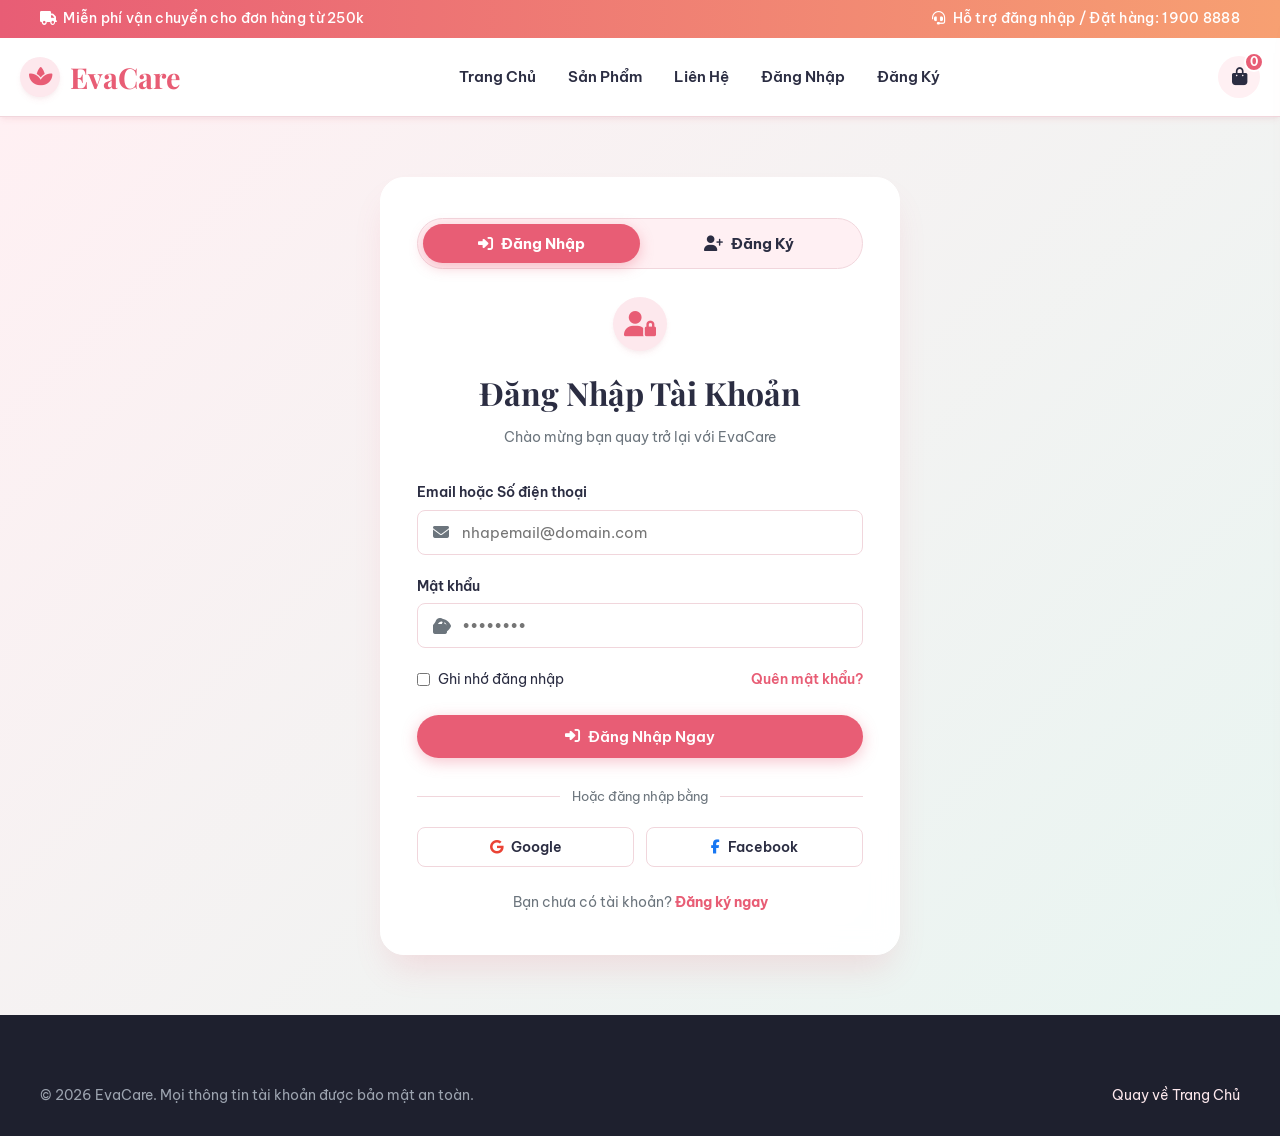
<file: login.html>
<!DOCTYPE html>
<html lang="vi">

<head>
  <meta charset="UTF-8">
  <meta name="viewport" content="width=device-width, initial-scale=1.0">
  <title>Tài Khoản (Đăng Nhập & Đăng Ký) - EvaCare Chăm Sóc Phái Đẹp</title>

  <!-- FontAwesome Icons CDN -->
  <link rel="stylesheet" href="https://cdnjs.cloudflare.com/ajax/libs/font-awesome/6.4.0/css/all.min.css">
  <!-- Custom CSS -->
  <link rel="stylesheet" href="css/style.css">
</head>

<body>

  <!-- Top Announcement Bar -->
  <div class="top-bar">
    <div class="container">
      <div class="top-bar-info">
        <span><i class="fas fa-truck"></i> Miễn phí vận chuyển cho đơn hàng từ 250k</span>
      </div>
      <div class="top-bar-info">
        <span><i class="fas fa-headset"></i> Hỗ trợ đăng nhập / Đặt hàng: 1900 8888</span>
      </div>
    </div>
  </div>

  <!-- Header & Navigation -->
  <header class="main-header">
    <div class="container header-wrapper">
      <a href="index.html" class="logo">
        <div class="logo-icon"><i class="fas fa-spa"></i></div>
        EvaCare
      </a>

      <nav class="nav-menu" id="nav-menu">
        <a href="index.html" class="nav-link">Trang Chủ</a>
        <a href="index.html#products-section" class="nav-link">Sản Phẩm</a>
        <a href="contact.html" class="nav-link">Liên Hệ</a>
        <a href="#login" class="nav-link active" id="nav-login-link" onclick="switchAuthTab('login')">Đăng Nhập</a>
        <a href="#register" class="nav-link" id="nav-register-link" onclick="switchAuthTab('register')">Đăng Ký</a>
      </nav>

      <div class="header-actions">
        <button class="action-btn" id="cart-btn" title="Giỏ hàng">
          <i class="fas fa-shopping-bag"></i>
          <span class="badge cart-count-badge">0</span>
        </button>
      </div>
    </div>
  </header>

  <!-- Unified Auth Box (Gộp Đăng Nhập & Đăng Ký vào 1 Box) -->
  <main class="auth-wrapper" id="auth-section">
    <div class="auth-card" style="max-width: 520px;">

      <!-- Interactive Auth Tab Switcher -->
      <div class="auth-tabs-nav">
        <button type="button" class="auth-tab-btn active tab-login" id="tab-login-btn" onclick="switchAuthTab('login')">
          <i class="fas fa-sign-in-alt"></i> Đăng Nhập
        </button>
        <button type="button" class="auth-tab-btn" id="tab-register-btn" onclick="switchAuthTab('register')">
          <i class="fas fa-user-plus"></i> Đăng Ký
        </button>
      </div>

      <!-- 1. Form Đăng Nhập View -->
      <div id="login-box-view" class="auth-box-view">
        <div class="auth-header">
          <div class="logo-icon" style="margin:0 auto 16px auto; width:54px; height:54px; font-size:1.6rem;">
            <i class="fas fa-user-lock"></i>
          </div>
          <h2>Đăng Nhập Tài Khoản</h2>
          <p>Chào mừng bạn quay trở lại với EvaCare</p>
        </div>

        <form id="login-form" onsubmit="return handleLogin(event)">
          <div class="form-group">
            <label class="form-label" for="login-email">Email hoặc Số điện thoại</label>
            <div class="input-with-icon">
              <i class="fas fa-envelope"></i>
              <input type="text" id="login-email" class="form-control" placeholder="nhapemail@domain.com" required>
            </div>
          </div>

          <div class="form-group">
            <label class="form-label" for="login-password">Mật khẩu</label>
            <div class="input-with-icon">
              <i class="fas fa-lock"></i>
              <input type="password" id="login-password" class="form-control" placeholder="••••••••" required>
              <i class="fas fa-eye toggle-password" title="Hiện/Ẩn mật khẩu"></i>
            </div>
          </div>

          <div class="form-options">
            <label class="remember-me">
              <input type="checkbox" id="remember-me">
              <span>Ghi nhớ đăng nhập</span>
            </label>
            <a href="#" onclick="showToast('Vui lòng kiểm tra Email để đặt lại mật khẩu!', 'info'); return false;"
              class="forgot-link">Quên mật khẩu?</a>
          </div>

          <button type="submit" class="btn btn-primary btn-block">
            <i class="fas fa-sign-in-alt"></i> Đăng Nhập Ngay
          </button>
        </form>

        <div class="social-auth">
          <div class="divider">Hoặc đăng nhập bằng</div>
          <div class="social-btns">
            <button class="btn-social" type="button" onclick="showToast('Đang kết nối tới Google...', 'info')">
              <i class="fab fa-google" style="color:#ea4335;"></i> Google
            </button>
            <button class="btn-social" type="button" onclick="showToast('Đang kết nối tới Facebook...', 'info')">
              <i class="fab fa-facebook-f" style="color:#1877f2;"></i> Facebook
            </button>
          </div>
        </div>

        <div class="auth-footer">
          Bạn chưa có tài khoản? <a href="#register" onclick="switchAuthTab('register'); return false;">Đăng ký ngay</a>
        </div>
      </div>

      <!-- 2. Form Đăng Ký View (Ẩn mặc định, hiển thị khi click tab) -->
      <div id="register-box-view" class="auth-box-view" style="display: none;">
        <div class="auth-header">
          <div class="logo-icon"
            style="margin:0 auto 16px auto; width:54px; height:54px; font-size:1.6rem; background:var(--secondary-light); color:var(--secondary);">
            <i class="fas fa-user-plus"></i>
          </div>
          <h2>Đăng Ký Thành Viên</h2>
          <p>Tạo tài khoản để nhận Voucher 50.000đ & đặc quyền hấp dẫn</p>
        </div>

        <form id="register-form" onsubmit="return handleRegister(event)">
          <div class="form-group">
            <label class="form-label" for="reg-fullname">Họ và tên</label>
            <div class="input-with-icon">
              <i class="fas fa-user-circle"></i>
              <input type="text" id="reg-fullname" class="form-control" placeholder="Ví dụ: Nguyễn Thùy Trang" required>
            </div>
          </div>

          <div class="form-group">
            <label class="form-label" for="reg-email">Địa chỉ Email</label>
            <div class="input-with-icon">
              <i class="fas fa-envelope"></i>
              <input type="email" id="reg-email" class="form-control" placeholder="nguyenthuytrang@gmail.com" required>
            </div>
          </div>

          <div class="form-group">
            <label class="form-label" for="reg-phone">Số điện thoại</label>
            <div class="input-with-icon">
              <i class="fas fa-phone-alt"></i>
              <input type="tel" id="reg-phone" class="form-control" placeholder="0912 345 678" required>
            </div>
          </div>

          <div class="form-group">
            <label class="form-label" for="reg-password">Mật khẩu</label>
            <div class="input-with-icon">
              <i class="fas fa-lock"></i>
              <input type="password" id="reg-password" class="form-control" placeholder="Tối thiểu 6 ký tự" required>
              <i class="fas fa-eye toggle-password" title="Hiện/Ẩn mật khẩu"></i>
            </div>
            <div class="password-strength">
              <div class="strength-bar" id="strength-bar"></div>
            </div>
          </div>

          <div class="form-group">
            <label class="form-label" for="reg-confirm-password">Xác nhận mật khẩu</label>
            <div class="input-with-icon">
              <i class="fas fa-check-double"></i>
              <input type="password" id="reg-confirm-password" class="form-control" placeholder="Nhập lại mật khẩu"
                required>
            </div>
          </div>

          <div class="form-group">
            <label class="remember-me" style="font-size:0.85rem; color:#4a5568;">
              <input type="checkbox" id="reg-terms" required>
              <span>Tôi đồng ý với <a href="#"
                  onclick="showToast('Xem Điều khoản sử dụng EvaCare', 'info'); return false;"
                  style="color:var(--primary); font-weight:600;">Điều khoản</a> và <a href="#"
                  onclick="showToast('Xem Chính sách bảo mật', 'info'); return false;"
                  style="color:var(--primary); font-weight:600;">Bảo mật thông tin</a></span>
            </label>
          </div>

          <button type="submit" class="btn btn-secondary btn-block">
            <i class="fas fa-user-check"></i> Đăng Ký Tài Khoản
          </button>
        </form>

        <div class="social-auth">
          <div class="divider">Hoặc đăng ký nhanh bằng</div>
          <div class="social-btns">
            <button class="btn-social" type="button" onclick="showToast('Đang kết nối tới Google...', 'info')">
              <i class="fab fa-google" style="color:#ea4335;"></i> Google
            </button>
            <button class="btn-social" type="button" onclick="showToast('Đang kết nối tới Facebook...', 'info')">
              <i class="fab fa-facebook-f" style="color:#1877f2;"></i> Facebook
            </button>
          </div>
        </div>

        <div class="auth-footer">
          Bạn đã có tài khoản từ trước? <a href="#login" onclick="switchAuthTab('login'); return false;">Đăng nhập
            ngay</a>
        </div>
      </div>

    </div>
  </main>

  <!-- Footer -->
  <footer class="site-footer">
    <div class="container">
      <div class="footer-bottom" style="border:none; padding-top:0;">
        <p>&copy; 2026 EvaCare. Mọi thông tin tài khoản được bảo mật an toàn.</p>
        <p><a href="index.html" style="color:var(--primary-light);">Quay về Trang Chủ</a></p>
      </div>
    </div>
  </footer>

  <!-- Cart Slide-out Drawer -->
  <div class="cart-overlay" id="cart-overlay"></div>
  <div class="cart-drawer" id="cart-drawer">
    <div class="cart-header">
      <h3><i class="fas fa-shopping-bag" style="color:var(--primary);"></i> Giỏ Hàng</h3>
      <button class="close-cart-btn" id="close-cart-btn"><i class="fas fa-times"></i></button>
    </div>
    <div class="cart-body" id="cart-body"></div>
    <div class="cart-footer">
      <div class="cart-total-row">
        <span>Tổng tiền:</span>
        <span class="cart-total-price" id="cart-total-price">0 VNĐ</span>
      </div>
      <button class="btn btn-primary btn-block" onclick="checkout()">Thanh Toán</button>
    </div>
  </div>

  <script src="js/main.js"></script>
</body>

</html>
</file>
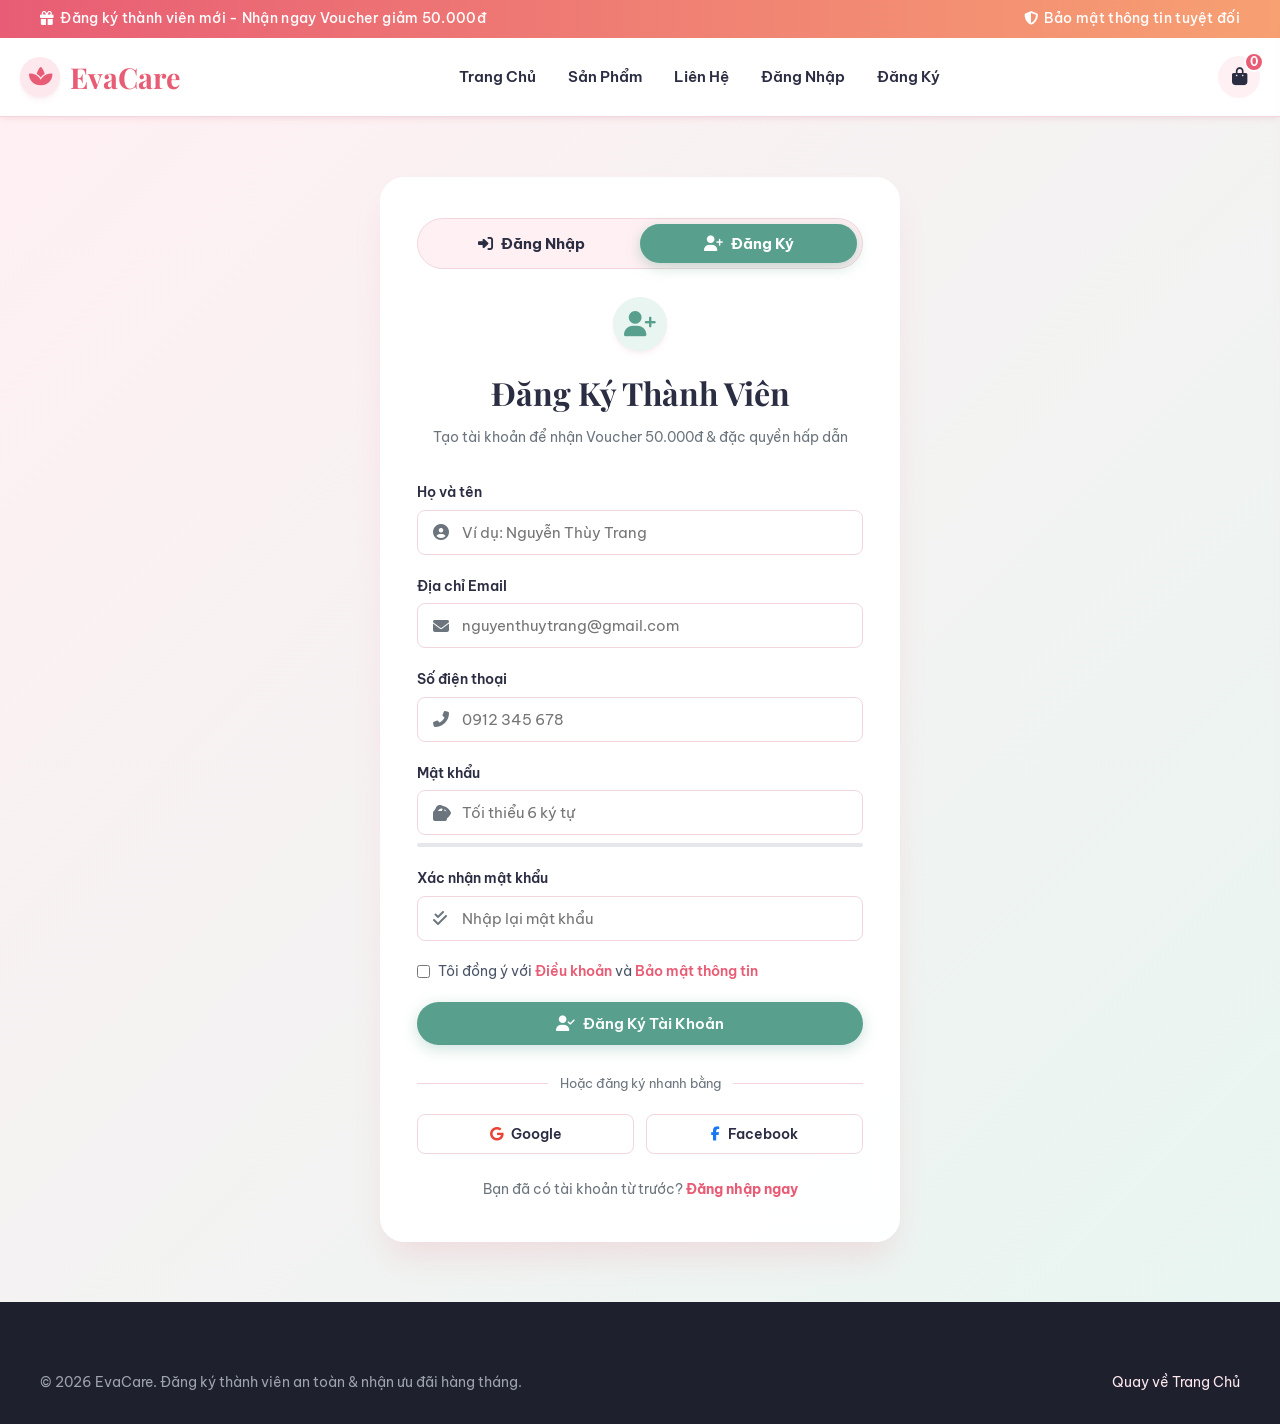
<file: register.html>
<!DOCTYPE html>
<html lang="vi">
<head>
  <meta charset="UTF-8">
  <meta name="viewport" content="width=device-width, initial-scale=1.0">
  <title>Tài Khoản (Đăng Nhập & Đăng Ký) - EvaCare Chăm Sóc Phái Đẹp</title>
  
  <!-- FontAwesome Icons CDN -->
  <link rel="stylesheet" href="https://cdnjs.cloudflare.com/ajax/libs/font-awesome/6.4.0/css/all.min.css">
  <!-- Custom CSS -->
  <link rel="stylesheet" href="css/style.css">
</head>
<body>

  <!-- Top Announcement Bar -->
  <div class="top-bar">
    <div class="container">
      <div class="top-bar-info">
        <span><i class="fas fa-gift"></i> Đăng ký thành viên mới - Nhận ngay Voucher giảm 50.000đ</span>
      </div>
      <div class="top-bar-info">
        <span><i class="fas fa-shield-alt"></i> Bảo mật thông tin tuyệt đối</span>
      </div>
    </div>
  </div>

  <!-- Header & Navigation -->
  <header class="main-header">
    <div class="container header-wrapper">
      <a href="index.html" class="logo">
        <div class="logo-icon"><i class="fas fa-spa"></i></div>
        EvaCare
      </a>

      <nav class="nav-menu" id="nav-menu">
        <a href="index.html" class="nav-link">Trang Chủ</a>
        <a href="index.html#products-section" class="nav-link">Sản Phẩm</a>
        <a href="contact.html" class="nav-link">Liên Hệ</a>
        <a href="login.html#login" class="nav-link" id="nav-login-link" onclick="switchAuthTab('login')">Đăng Nhập</a>
        <a href="login.html#register" class="nav-link active" id="nav-register-link" onclick="switchAuthTab('register')">Đăng Ký</a>
      </nav>

      <div class="header-actions">
        <button class="action-btn" id="cart-btn" title="Giỏ hàng">
          <i class="fas fa-shopping-bag"></i>
          <span class="badge cart-count-badge">0</span>
        </button>
      </div>
    </div>
  </header>

  <!-- Unified Auth Box (Gộp Đăng Nhập & Đăng Ký vào 1 Box) -->
  <main class="auth-wrapper" id="auth-section">
    <div class="auth-card" style="max-width: 520px;">
      
      <!-- Interactive Auth Tab Switcher -->
      <div class="auth-tabs-nav">
        <button type="button" class="auth-tab-btn" id="tab-login-btn" onclick="switchAuthTab('login')">
          <i class="fas fa-sign-in-alt"></i> Đăng Nhập
        </button>
        <button type="button" class="auth-tab-btn active tab-register" id="tab-register-btn" onclick="switchAuthTab('register')">
          <i class="fas fa-user-plus"></i> Đăng Ký
        </button>
      </div>

      <!-- 1. Form Đăng Nhập View (Ẩn khi ở tab đăng ký) -->
      <div id="login-box-view" class="auth-box-view" style="display: none;">
        <div class="auth-header">
          <div class="logo-icon" style="margin:0 auto 16px auto; width:54px; height:54px; font-size:1.6rem;">
            <i class="fas fa-user-lock"></i>
          </div>
          <h2>Đăng Nhập Tài Khoản</h2>
          <p>Chào mừng bạn quay trở lại với EvaCare</p>
        </div>

        <form id="login-form" onsubmit="return handleLogin(event)">
          <div class="form-group">
            <label class="form-label" for="login-email">Email hoặc Số điện thoại</label>
            <div class="input-with-icon">
              <i class="fas fa-envelope"></i>
              <input type="text" id="login-email" class="form-control" placeholder="nhapemail@domain.com" required>
            </div>
          </div>

          <div class="form-group">
            <label class="form-label" for="login-password">Mật khẩu</label>
            <div class="input-with-icon">
              <i class="fas fa-lock"></i>
              <input type="password" id="login-password" class="form-control" placeholder="••••••••" required>
              <i class="fas fa-eye toggle-password" title="Hiện/Ẩn mật khẩu"></i>
            </div>
          </div>

          <div class="form-options">
            <label class="remember-me">
              <input type="checkbox" id="remember-me">
              <span>Ghi nhớ đăng nhập</span>
            </label>
            <a href="#" onclick="showToast('Vui lòng kiểm tra Email để đặt lại mật khẩu!', 'info'); return false;" class="forgot-link">Quên mật khẩu?</a>
          </div>

          <button type="submit" class="btn btn-primary btn-block">
            <i class="fas fa-sign-in-alt"></i> Đăng Nhập Ngay
          </button>
        </form>

        <div class="social-auth">
          <div class="divider">Hoặc đăng nhập bằng</div>
          <div class="social-btns">
            <button class="btn-social" type="button" onclick="showToast('Đang kết nối tới Google...', 'info')">
              <i class="fab fa-google" style="color:#ea4335;"></i> Google
            </button>
            <button class="btn-social" type="button" onclick="showToast('Đang kết nối tới Facebook...', 'info')">
              <i class="fab fa-facebook-f" style="color:#1877f2;"></i> Facebook
            </button>
          </div>
        </div>

        <div class="auth-footer">
          Bạn chưa có tài khoản? <a href="javascript:void(0)" onclick="switchAuthTab('register')">Đăng ký ngay</a>
        </div>
      </div>

      <!-- 2. Form Đăng Ký View (Mặc định hiển thị trên trang register.html) -->
      <div id="register-box-view" class="auth-box-view">
        <div class="auth-header">
          <div class="logo-icon" style="margin:0 auto 16px auto; width:54px; height:54px; font-size:1.6rem; background:var(--secondary-light); color:var(--secondary);">
            <i class="fas fa-user-plus"></i>
          </div>
          <h2>Đăng Ký Thành Viên</h2>
          <p>Tạo tài khoản để nhận Voucher 50.000đ & đặc quyền hấp dẫn</p>
        </div>

        <form id="register-form" onsubmit="return handleRegister(event)">
          <div class="form-group">
            <label class="form-label" for="reg-fullname">Họ và tên</label>
            <div class="input-with-icon">
              <i class="fas fa-user-circle"></i>
              <input type="text" id="reg-fullname" class="form-control" placeholder="Ví dụ: Nguyễn Thùy Trang" required>
            </div>
          </div>

          <div class="form-group">
            <label class="form-label" for="reg-email">Địa chỉ Email</label>
            <div class="input-with-icon">
              <i class="fas fa-envelope"></i>
              <input type="email" id="reg-email" class="form-control" placeholder="nguyenthuytrang@gmail.com" required>
            </div>
          </div>

          <div class="form-group">
            <label class="form-label" for="reg-phone">Số điện thoại</label>
            <div class="input-with-icon">
              <i class="fas fa-phone-alt"></i>
              <input type="tel" id="reg-phone" class="form-control" placeholder="0912 345 678" required>
            </div>
          </div>

          <div class="form-group">
            <label class="form-label" for="reg-password">Mật khẩu</label>
            <div class="input-with-icon">
              <i class="fas fa-lock"></i>
              <input type="password" id="reg-password" class="form-control" placeholder="Tối thiểu 6 ký tự" required>
              <i class="fas fa-eye toggle-password" title="Hiện/Ẩn mật khẩu"></i>
            </div>
            <div class="password-strength">
              <div class="strength-bar" id="strength-bar"></div>
            </div>
          </div>

          <div class="form-group">
            <label class="form-label" for="reg-confirm-password">Xác nhận mật khẩu</label>
            <div class="input-with-icon">
              <i class="fas fa-check-double"></i>
              <input type="password" id="reg-confirm-password" class="form-control" placeholder="Nhập lại mật khẩu" required>
            </div>
          </div>

          <div class="form-group">
            <label class="remember-me" style="font-size:0.85rem; color:#4a5568;">
              <input type="checkbox" id="reg-terms" required>
              <span>Tôi đồng ý với <a href="#" onclick="showToast('Xem Điều khoản sử dụng EvaCare', 'info'); return false;" style="color:var(--primary); font-weight:600;">Điều khoản</a> và <a href="#" onclick="showToast('Xem Chính sách bảo mật', 'info'); return false;" style="color:var(--primary); font-weight:600;">Bảo mật thông tin</a></span>
            </label>
          </div>

          <button type="submit" class="btn btn-secondary btn-block">
            <i class="fas fa-user-check"></i> Đăng Ký Tài Khoản
          </button>
        </form>

        <div class="social-auth">
          <div class="divider">Hoặc đăng ký nhanh bằng</div>
          <div class="social-btns">
            <button class="btn-social" type="button" onclick="showToast('Đang kết nối tới Google...', 'info')">
              <i class="fab fa-google" style="color:#ea4335;"></i> Google
            </button>
            <button class="btn-social" type="button" onclick="showToast('Đang kết nối tới Facebook...', 'info')">
              <i class="fab fa-facebook-f" style="color:#1877f2;"></i> Facebook
            </button>
          </div>
        </div>

        <div class="auth-footer">
          Bạn đã có tài khoản từ trước? <a href="javascript:void(0)" onclick="switchAuthTab('login')">Đăng nhập ngay</a>
        </div>
      </div>

    </div>
  </main>

  <!-- Footer -->
  <footer class="site-footer">
    <div class="container">
      <div class="footer-bottom" style="border:none; padding-top:0;">
        <p>&copy; 2026 EvaCare. Đăng ký thành viên an toàn & nhận ưu đãi hàng tháng.</p>
        <p><a href="index.html" style="color:var(--primary-light);">Quay về Trang Chủ</a></p>
      </div>
    </div>
  </footer>

  <!-- Cart Slide-out Drawer -->
  <div class="cart-overlay" id="cart-overlay"></div>
  <div class="cart-drawer" id="cart-drawer">
    <div class="cart-header">
      <h3><i class="fas fa-shopping-bag" style="color:var(--primary);"></i> Giỏ Hàng</h3>
      <button class="close-cart-btn" id="close-cart-btn"><i class="fas fa-times"></i></button>
    </div>
    <div class="cart-body" id="cart-body"></div>
    <div class="cart-footer">
      <div class="cart-total-row">
        <span>Tổng tiền:</span>
        <span class="cart-total-price" id="cart-total-price">0 VNĐ</span>
      </div>
      <button class="btn btn-primary btn-block" onclick="checkout()">Thanh Toán</button>
    </div>
  </div>

  <script src="js/main.js"></script>
</body>
</html>
</file>
<file: css/style.css>
/* ==========================================================================
   EvaCare - Website Bán Dung Dịch Vệ Sinh Phụ Nữ & Chăm Sóc Phái Đẹp
   Style Sheet Tổng Thể (Modern Pastel & Natural Theme)
   ========================================================================== */

/* 1. Import Fonts & Reset */
@import url('https://fonts.googleapis.com/css2?family=Be+Vietnam+Pro:wght@300;400;500;600;700;800&family=Playfair+Display:ital,wght@0,600;0,700;1,400&display=swap');

:root {
  /* Color Palette */
  --primary: #e85d75;
  --primary-hover: #d0445d;
  --primary-light: #fde8ed;
  --primary-subtle: #fff0f3;
  --secondary: #58a08d;
  --secondary-hover: #458373;
  --secondary-light: #e8f5f1;
  --accent: #f7a072;
  --dark: #2b2d42;
  --text-muted: #6c757d;
  --bg-light: #fffafb;
  --bg-card: #ffffff;
  --border-color: #f1d6dc;
  --shadow-sm: 0 4px 6px -1px rgba(232, 93, 117, 0.08), 0 2px 4px -1px rgba(0, 0, 0, 0.04);
  --shadow-md: 0 10px 25px -5px rgba(232, 93, 117, 0.12), 0 8px 10px -6px rgba(0, 0, 0, 0.05);
  --shadow-lg: 0 20px 35px -10px rgba(232, 93, 117, 0.18);
  --radius-sm: 8px;
  --radius-md: 16px;
  --radius-lg: 24px;
  --radius-full: 9999px;
  --transition: all 0.3s cubic-bezier(0.4, 0, 0.2, 1);
}

* {
  margin: 0;
  padding: 0;
  box-sizing: border-box;
}

html {
  scroll-behavior: smooth;
  font-size: 16px;
}

body {
  font-family: 'Be Vietnam Pro', sans-serif;
  background-color: var(--bg-light);
  color: var(--dark);
  line-height: 1.6;
  overflow-x: hidden;
}

h1, h2, h3, h4, .font-heading {
  font-family: 'Playfair Display', serif;
}

a {
  text-decoration: none;
  color: inherit;
  transition: var(--transition);
}

ul {
  list-style: none;
}

img {
  max-width: 100%;
  height: auto;
  display: block;
}

button, input, select, textarea {
  font-family: inherit;
  outline: none;
  border: none;
}

button {
  cursor: pointer;
}

.container {
  width: 100%;
  max-width: 1240px;
  margin: 0 auto;
  padding: 0 20px;
}

/* ==========================================================================
   2. Header & Navigation
   ========================================================================== */

/* Top Announcement Bar */
.top-bar {
  background: linear-gradient(90deg, #e85d75, #f7a072);
  color: #fff;
  font-size: 0.85rem;
  padding: 8px 0;
  text-align: center;
  font-weight: 500;
  letter-spacing: 0.3px;
}
.top-bar .container {
  display: flex;
  justify-content: space-between;
  align-items: center;
}
.top-bar-info {
  display: flex;
  gap: 20px;
}
.top-bar-info span {
  display: flex;
  align-items: center;
  gap: 6px;
}

/* Main Header */
.main-header {
  background: rgba(255, 255, 255, 0.95);
  backdrop-filter: blur(10px);
  position: sticky;
  top: 0;
  z-index: 100;
  box-shadow: var(--shadow-sm);
  border-bottom: 1px solid var(--border-color);
}
.header-wrapper {
  display: flex;
  align-items: center;
  justify-content: space-between;
  padding: 16px 0;
}

/* Logo */
.logo {
  display: flex;
  align-items: center;
  gap: 10px;
  font-size: 1.8rem;
  font-weight: 700;
  color: var(--primary);
  font-family: 'Playfair Display', serif;
}
.logo-icon {
  width: 40px;
  height: 40px;
  background: var(--primary-light);
  color: var(--primary);
  border-radius: var(--radius-full);
  display: flex;
  align-items: center;
  justify-content: center;
  font-size: 1.3rem;
  box-shadow: var(--shadow-sm);
}

/* Navigation Links */
.nav-menu {
  display: flex;
  align-items: center;
  gap: 32px;
}
.nav-link {
  font-weight: 600;
  font-size: 0.95rem;
  color: var(--dark);
  position: relative;
  padding: 8px 0;
}
.nav-link:hover, .nav-link.active {
  color: var(--primary);
}
.nav-link::after {
  content: '';
  position: absolute;
  bottom: 0;
  left: 0;
  width: 0;
  height: 2px;
  background: var(--primary);
  border-radius: 2px;
  transition: var(--transition);
}
.nav-link:hover::after, .nav-link.active::after {
  width: 100%;
}

/* Search & Header Icons */
.header-actions {
  display: flex;
  align-items: center;
  gap: 16px;
}

.search-box {
  position: relative;
  width: 220px;
}
.search-box input {
  width: 100%;
  padding: 9px 16px 9px 38px;
  background: var(--primary-subtle);
  border: 1px solid var(--border-color);
  border-radius: var(--radius-full);
  font-size: 0.88rem;
  transition: var(--transition);
}
.search-box input:focus {
  background: #fff;
  border-color: var(--primary);
  box-shadow: 0 0 0 3px rgba(232, 93, 117, 0.15);
}
.search-box i {
  position: absolute;
  left: 14px;
  top: 50%;
  transform: translateY(-50%);
  color: var(--text-muted);
  font-size: 0.9rem;
}

.action-btn {
  width: 42px;
  height: 42px;
  border-radius: var(--radius-full);
  background: var(--primary-subtle);
  color: var(--dark);
  display: flex;
  align-items: center;
  justify-content: center;
  font-size: 1.1rem;
  position: relative;
  transition: var(--transition);
}
.action-btn:hover {
  background: var(--primary);
  color: #fff;
  transform: translateY(-2px);
}
.badge {
  position: absolute;
  top: -4px;
  right: -4px;
  background: var(--primary);
  color: #fff;
  font-size: 0.75rem;
  font-weight: 700;
  width: 20px;
  height: 20px;
  border-radius: var(--radius-full);
  display: flex;
  align-items: center;
  justify-content: center;
  border: 2px solid #fff;
}

.mobile-toggle {
  display: none;
  font-size: 1.5rem;
  background: none;
  color: var(--dark);
}

/* ==========================================================================
   3. Buttons & Common UI Components
   ========================================================================== */
.btn {
  display: inline-flex;
  align-items: center;
  justify-content: center;
  gap: 8px;
  padding: 12px 28px;
  border-radius: var(--radius-full);
  font-weight: 600;
  font-size: 0.95rem;
  transition: var(--transition);
  text-align: center;
}
.btn-primary {
  background: var(--primary);
  color: #fff;
  box-shadow: 0 4px 15px rgba(232, 93, 117, 0.35);
}
.btn-primary:hover {
  background: var(--primary-hover);
  transform: translateY(-2px);
  box-shadow: 0 8px 20px rgba(232, 93, 117, 0.45);
}
.btn-secondary {
  background: var(--secondary);
  color: #fff;
  box-shadow: 0 4px 15px rgba(88, 160, 141, 0.3);
}
.btn-secondary:hover {
  background: var(--secondary-hover);
  transform: translateY(-2px);
}
.btn-outline {
  background: transparent;
  border: 2px solid var(--primary);
  color: var(--primary);
}
.btn-outline:hover {
  background: var(--primary);
  color: #fff;
  transform: translateY(-2px);
}
.btn-block {
  width: 100%;
}

.section-header {
  text-align: center;
  max-width: 650px;
  margin: 0 auto 48px auto;
}
.section-tag {
  display: inline-block;
  background: var(--primary-light);
  color: var(--primary);
  font-size: 0.85rem;
  font-weight: 700;
  text-transform: uppercase;
  letter-spacing: 1.5px;
  padding: 6px 16px;
  border-radius: var(--radius-full);
  margin-bottom: 12px;
}
.section-title {
  font-size: 2.3rem;
  color: var(--dark);
  margin-bottom: 12px;
  line-height: 1.3;
}
.section-subtitle {
  color: var(--text-muted);
  font-size: 1rem;
}

/* ==========================================================================
   4. Hero Banner Section
   ========================================================================== */
.hero {
  padding: 60px 0 80px 0;
  background: linear-gradient(135deg, #fff0f3 0%, #fffafb 50%, #e8f5f1 100%);
  position: relative;
  overflow: hidden;
}
.hero-grid {
  display: grid;
  grid-template-columns: 1fr 1fr;
  align-items: center;
  gap: 40px;
}
.hero-content h1 {
  font-size: 3.2rem;
  line-height: 1.2;
  color: var(--dark);
  margin-bottom: 20px;
}
.hero-content h1 span {
  color: var(--primary);
  position: relative;
}
.hero-content p {
  font-size: 1.1rem;
  color: #4a5568;
  margin-bottom: 32px;
  max-width: 520px;
}
.hero-btns {
  display: flex;
  gap: 16px;
  align-items: center;
  flex-wrap: wrap;
}
.hero-stats {
  display: flex;
  gap: 36px;
  margin-top: 40px;
  padding-top: 30px;
  border-top: 1px solid rgba(232, 93, 117, 0.2);
}
.stat-item h3 {
  font-size: 1.8rem;
  color: var(--primary);
  font-weight: 700;
}
.stat-item p {
  font-size: 0.85rem;
  color: var(--text-muted);
  margin-bottom: 0;
}

.hero-image-wrapper {
  position: relative;
  display: flex;
  justify-content: center;
  align-items: center;
}
.hero-image-bg {
  width: 420px;
  height: 420px;
  background: linear-gradient(135deg, #fde8ed, #d2ece5);
  border-radius: 42% 58% 70% 30% / 45% 45% 55% 55%;
  animation: floatMorph 8s ease-in-out infinite alternate;
  position: absolute;
  z-index: 1;
}
@keyframes floatMorph {
  0% { border-radius: 42% 58% 70% 30% / 45% 45% 55% 55%; transform: rotate(0deg); }
  100% { border-radius: 65% 35% 30% 70% / 55% 30% 70% 45%; transform: rotate(10deg); }
}
.hero-card-preview {
  position: relative;
  z-index: 2;
  background: rgba(255, 255, 255, 0.9);
  backdrop-filter: blur(8px);
  border-radius: var(--radius-lg);
  padding: 24px;
  box-shadow: var(--shadow-lg);
  border: 1px solid #ffffff;
  max-width: 380px;
  text-align: center;
}
.hero-prod-img {
  width: 100%;
  height: 260px;
  object-fit: cover;
  border-radius: var(--radius-md);
  margin-bottom: 16px;
}
.hero-floating-badge {
  position: absolute;
  top: -15px;
  right: -15px;
  background: var(--secondary);
  color: #fff;
  padding: 8px 16px;
  border-radius: var(--radius-full);
  font-size: 0.85rem;
  font-weight: 700;
  box-shadow: var(--shadow-md);
}

/* ==========================================================================
   5. Features / Selling Points Section
   ========================================================================== */
.features-section {
  padding: 70px 0;
  background: #fff;
}
.features-grid {
  display: grid;
  grid-template-columns: repeat(4, 1fr);
  gap: 24px;
}
.feature-card {
  background: var(--bg-light);
  border: 1px solid var(--border-color);
  padding: 28px 20px;
  border-radius: var(--radius-md);
  text-align: center;
  transition: var(--transition);
}
.feature-card:hover {
  transform: translateY(-6px);
  box-shadow: var(--shadow-md);
  border-color: var(--primary);
}
.feature-icon {
  width: 60px;
  height: 60px;
  background: var(--primary-light);
  color: var(--primary);
  border-radius: var(--radius-full);
  display: flex;
  align-items: center;
  justify-content: center;
  font-size: 1.6rem;
  margin: 0 auto 18px auto;
}
.feature-card:nth-child(2) .feature-icon {
  background: var(--secondary-light);
  color: var(--secondary);
}
.feature-card:nth-child(3) .feature-icon {
  background: #fff3e0;
  color: var(--accent);
}
.feature-card:nth-child(4) .feature-icon {
  background: #e3f2fd;
  color: #2196f3;
}
.feature-title {
  font-size: 1.15rem;
  font-weight: 700;
  margin-bottom: 8px;
  color: var(--dark);
}
.feature-desc {
  font-size: 0.88rem;
  color: var(--text-muted);
}

/* ==========================================================================
   6. Products Section
   ========================================================================== */
.products-section {
  padding: 80px 0;
}
.filter-tabs {
  display: flex;
  justify-content: center;
  gap: 12px;
  margin-bottom: 40px;
  flex-wrap: wrap;
}
.tab-btn {
  padding: 10px 22px;
  border-radius: var(--radius-full);
  background: #fff;
  border: 1px solid var(--border-color);
  color: var(--dark);
  font-weight: 600;
  font-size: 0.9rem;
  transition: var(--transition);
}
.tab-btn:hover, .tab-btn.active {
  background: var(--primary);
  color: #fff;
  border-color: var(--primary);
  box-shadow: 0 4px 12px rgba(232, 93, 117, 0.25);
}

.products-grid {
  display: grid;
  grid-template-columns: repeat(4, 1fr);
  gap: 28px;
}

/* Product Card */
.product-card {
  background: #fff;
  border-radius: var(--radius-md);
  border: 1px solid var(--border-color);
  overflow: hidden;
  transition: var(--transition);
  position: relative;
  display: flex;
  flex-direction: column;
}
.product-card:hover {
  transform: translateY(-8px);
  box-shadow: var(--shadow-md);
  border-color: rgba(232, 93, 117, 0.4);
}
.product-badge {
  position: absolute;
  top: 14px;
  left: 14px;
  background: var(--primary);
  color: #fff;
  font-size: 0.75rem;
  font-weight: 700;
  padding: 4px 10px;
  border-radius: var(--radius-full);
  z-index: 2;
}
.product-badge.sale { background: #ef4444; }
.product-badge.organic { background: var(--secondary); }

.product-img-box {
  position: relative;
  width: 100%;
  height: 220px;
  background: #fdf5f7;
  overflow: hidden;
  display: flex;
  align-items: center;
  justify-content: center;
  padding: 16px;
}
.product-img-box img {
  max-height: 100%;
  object-fit: contain;
  transition: transform 0.5s ease;
}
.product-card:hover .product-img-box img {
  transform: scale(1.08);
}
.quick-view-btn {
  position: absolute;
  bottom: -40px;
  left: 50%;
  transform: translateX(-50%);
  background: rgba(255, 255, 255, 0.95);
  color: var(--dark);
  padding: 8px 18px;
  border-radius: var(--radius-full);
  font-size: 0.82rem;
  font-weight: 600;
  box-shadow: var(--shadow-sm);
  transition: var(--transition);
  opacity: 0;
  white-space: nowrap;
}
.product-card:hover .quick-view-btn {
  bottom: 12px;
  opacity: 1;
}
.quick-view-btn:hover {
  background: var(--dark);
  color: #fff;
}

.product-info {
  padding: 20px;
  display: flex;
  flex-direction: column;
  flex-grow: 1;
}
.product-category {
  font-size: 0.78rem;
  color: var(--secondary);
  font-weight: 700;
  text-transform: uppercase;
  letter-spacing: 0.5px;
  margin-bottom: 6px;
}
.product-name {
  font-size: 1.05rem;
  font-weight: 700;
  color: var(--dark);
  margin-bottom: 8px;
  line-height: 1.4;
  height: 2.8em;
  overflow: hidden;
  display: -webkit-box;
  -webkit-line-clamp: 2;
  -webkit-box-orient: vertical;
}
.product-rating {
  display: flex;
  align-items: center;
  gap: 4px;
  color: #fbbf24;
  font-size: 0.85rem;
  margin-bottom: 12px;
}
.product-rating span {
  color: var(--text-muted);
  font-size: 0.8rem;
  margin-left: 4px;
}
.product-price-row {
  display: flex;
  align-items: center;
  justify-content: space-between;
  margin-top: auto;
  padding-top: 12px;
  border-top: 1px dashed var(--border-color);
}
.price-group {
  display: flex;
  align-items: baseline;
  gap: 8px;
}
.current-price {
  font-size: 1.15rem;
  font-weight: 800;
  color: var(--primary);
}
.old-price {
  font-size: 0.85rem;
  color: var(--text-muted);
  text-decoration: line-through;
}
.add-cart-btn {
  width: 38px;
  height: 38px;
  border-radius: var(--radius-full);
  background: var(--primary-light);
  color: var(--primary);
  display: flex;
  align-items: center;
  justify-content: center;
  font-size: 1rem;
  transition: var(--transition);
}
.add-cart-btn:hover {
  background: var(--primary);
  color: #fff;
  transform: scale(1.1);
}

/* ==========================================================================
   7. About / Health Tips Section
   ========================================================================== */
.about-section {
  padding: 80px 0;
  background: linear-gradient(90deg, #ffffff 0%, #fff7f9 100%);
}
.about-grid {
  display: grid;
  grid-template-columns: 1fr 1fr;
  gap: 50px;
  align-items: center;
}
.about-img-group {
  position: relative;
}
.about-main-img {
  width: 100%;
  border-radius: var(--radius-lg);
  box-shadow: var(--shadow-lg);
}
.about-badge-card {
  position: absolute;
  bottom: -20px;
  right: -20px;
  background: #fff;
  padding: 20px;
  border-radius: var(--radius-md);
  box-shadow: var(--shadow-lg);
  display: flex;
  align-items: center;
  gap: 16px;
  max-width: 260px;
  border-left: 5px solid var(--secondary);
}
.about-badge-card i {
  font-size: 2rem;
  color: var(--secondary);
}
.about-badge-card h4 {
  font-size: 0.95rem;
  font-weight: 700;
}
.about-badge-card p {
  font-size: 0.8rem;
  color: var(--text-muted);
}

.about-content h2 {
  font-size: 2.3rem;
  margin-bottom: 20px;
}
.about-content p {
  color: #4a5568;
  margin-bottom: 24px;
}
.about-list {
  margin-bottom: 32px;
}
.about-list li {
  display: flex;
  align-items: center;
  gap: 12px;
  margin-bottom: 12px;
  font-weight: 600;
}
.about-list li i {
  color: var(--secondary);
  background: var(--secondary-light);
  width: 26px;
  height: 26px;
  border-radius: var(--radius-full);
  display: flex;
  align-items: center;
  justify-content: center;
  font-size: 0.8rem;
}

/* ==========================================================================
   8. Testimonials Section
   ========================================================================== */
.testimonials-section {
  padding: 80px 0;
  background: var(--primary-subtle);
}
.testimonials-grid {
  display: grid;
  grid-template-columns: repeat(3, 1fr);
  gap: 28px;
}
.testimonial-card {
  background: #fff;
  padding: 32px 24px;
  border-radius: var(--radius-md);
  box-shadow: var(--shadow-sm);
  border: 1px solid var(--border-color);
  position: relative;
}
.testimonial-stars {
  color: #fbbf24;
  font-size: 0.9rem;
  margin-bottom: 16px;
}
.testimonial-text {
  font-style: italic;
  color: #4a5568;
  font-size: 0.95rem;
  margin-bottom: 24px;
}
.user-info {
  display: flex;
  align-items: center;
  gap: 14px;
}
.user-avatar {
  width: 48px;
  height: 48px;
  border-radius: var(--radius-full);
  object-fit: cover;
  border: 2px solid var(--primary-light);
}
.user-details h4 {
  font-size: 0.95rem;
  font-weight: 700;
  color: var(--dark);
}
.user-details span {
  font-size: 0.8rem;
  color: var(--text-muted);
}

/* ==========================================================================
   9. Footer
   ========================================================================== */
.site-footer {
  background: #1e202e;
  color: #d1d5db;
  padding-top: 70px;
  padding-bottom: 30px;
}
.footer-grid {
  display: grid;
  grid-template-columns: 2fr 1fr 1fr 1.5fr;
  gap: 40px;
  margin-bottom: 50px;
}
.footer-about .logo {
  color: #fff;
  margin-bottom: 18px;
}
.footer-about p {
  font-size: 0.9rem;
  line-height: 1.7;
  color: #9ca3af;
  margin-bottom: 20px;
}
.social-links {
  display: flex;
  gap: 12px;
}
.social-icon {
  width: 38px;
  height: 38px;
  background: #2d3043;
  color: #fff;
  border-radius: var(--radius-full);
  display: flex;
  align-items: center;
  justify-content: center;
  transition: var(--transition);
}
.social-icon:hover {
  background: var(--primary);
  transform: translateY(-3px);
}

.footer-title {
  color: #fff;
  font-size: 1.1rem;
  font-weight: 700;
  margin-bottom: 20px;
  position: relative;
  padding-bottom: 8px;
}
.footer-title::after {
  content: '';
  position: absolute;
  bottom: 0;
  left: 0;
  width: 30px;
  height: 2px;
  background: var(--primary);
}
.footer-links li {
  margin-bottom: 12px;
}
.footer-links a {
  color: #9ca3af;
  font-size: 0.9rem;
}
.footer-links a:hover {
  color: var(--primary-light);
  padding-left: 6px;
}

.newsletter-form {
  display: flex;
  margin-top: 14px;
}
.newsletter-form input {
  padding: 12px 16px;
  border-radius: var(--radius-full) 0 0 var(--radius-full);
  width: 100%;
  font-size: 0.88rem;
  background: #2d3043;
  color: #fff;
}
.newsletter-form button {
  background: var(--primary);
  color: #fff;
  padding: 0 20px;
  border-radius: 0 var(--radius-full) var(--radius-full) 0;
  font-weight: 600;
}
.newsletter-form button:hover {
  background: var(--primary-hover);
}

.footer-bottom {
  border-top: 1px solid #2d3043;
  padding-top: 25px;
  display: flex;
  justify-content: space-between;
  align-items: center;
  font-size: 0.85rem;
  color: #9ca3af;
}

/* ==========================================================================
   10. Cart Drawer & Overlay
   ========================================================================== */
.cart-overlay {
  position: fixed;
  top: 0;
  left: 0;
  width: 100%;
  height: 100%;
  background: rgba(0, 0, 0, 0.5);
  backdrop-filter: blur(4px);
  z-index: 998;
  opacity: 0;
  visibility: hidden;
  transition: var(--transition);
}
.cart-overlay.active {
  opacity: 1;
  visibility: visible;
}

.cart-drawer {
  position: fixed;
  top: 0;
  right: -420px;
  width: 400px;
  max-width: 100%;
  height: 100%;
  background: #fff;
  z-index: 999;
  box-shadow: var(--shadow-lg);
  display: flex;
  flex-direction: column;
  transition: right 0.35s cubic-bezier(0.4, 0, 0.2, 1);
}
.cart-drawer.active {
  right: 0;
}
.cart-header {
  padding: 20px;
  border-bottom: 1px solid var(--border-color);
  display: flex;
  align-items: center;
  justify-content: space-between;
}
.cart-header h3 {
  font-size: 1.2rem;
  font-weight: 700;
}
.close-cart-btn {
  background: none;
  font-size: 1.4rem;
  color: var(--text-muted);
}
.close-cart-btn:hover { color: var(--primary); }

.cart-body {
  padding: 20px;
  flex-grow: 1;
  overflow-y: auto;
}
.cart-item {
  display: flex;
  align-items: center;
  gap: 14px;
  padding-bottom: 16px;
  margin-bottom: 16px;
  border-bottom: 1px solid var(--border-color);
}
.cart-item-img {
  width: 64px;
  height: 64px;
  object-fit: cover;
  border-radius: var(--radius-sm);
  background: var(--primary-subtle);
}
.cart-item-details {
  flex-grow: 1;
}
.cart-item-title {
  font-size: 0.9rem;
  font-weight: 700;
  margin-bottom: 4px;
}
.cart-item-price {
  font-size: 0.88rem;
  color: var(--primary);
  font-weight: 700;
}
.cart-item-qty {
  display: flex;
  align-items: center;
  gap: 8px;
  margin-top: 6px;
}
.qty-btn {
  width: 24px;
  height: 24px;
  border-radius: 4px;
  background: var(--primary-subtle);
  color: var(--dark);
  display: flex;
  align-items: center;
  justify-content: center;
  font-size: 0.8rem;
  font-weight: 700;
}
.qty-btn:hover { background: var(--primary-light); }
.remove-item-btn {
  color: #ef4444;
  font-size: 1.1rem;
  background: none;
  cursor: pointer;
}

.cart-footer {
  padding: 20px;
  border-top: 1px solid var(--border-color);
  background: var(--bg-light);
}
.cart-total-row {
  display: flex;
  justify-content: space-between;
  font-size: 1.1rem;
  font-weight: 700;
  margin-bottom: 16px;
}
.cart-total-price {
  color: var(--primary);
}

.empty-cart-msg {
  text-align: center;
  padding: 40px 20px;
  color: var(--text-muted);
}
.empty-cart-msg i {
  font-size: 3rem;
  color: var(--border-color);
  margin-bottom: 12px;
}

/* ==========================================================================
   11. Auth Pages (Login & Register)
   ========================================================================== */
.auth-wrapper {
  min-height: calc(100vh - 180px);
  display: flex;
  align-items: center;
  justify-content: center;
  padding: 60px 20px;
  background: linear-gradient(135deg, #fff0f3 0%, #e8f5f1 100%);
}
.auth-card {
  background: rgba(255, 255, 255, 0.95);
  backdrop-filter: blur(12px);
  width: 100%;
  max-width: 480px;
  border-radius: var(--radius-lg);
  padding: 40px 36px;
  box-shadow: var(--shadow-lg);
  border: 1px solid #ffffff;
}
.auth-tabs-nav {
  display: flex;
  background: var(--primary-subtle);
  padding: 5px;
  border-radius: var(--radius-full);
  margin-bottom: 28px;
  position: relative;
  border: 1px solid var(--border-color);
}
.auth-tab-btn {
  flex: 1;
  padding: 10px 18px;
  border: none;
  border-radius: var(--radius-full);
  font-weight: 700;
  font-size: 0.95rem;
  font-family: inherit;
  color: var(--dark);
  background: transparent;
  cursor: pointer;
  transition: var(--transition);
  display: flex;
  align-items: center;
  justify-content: center;
  gap: 8px;
}
.auth-tab-btn:hover:not(.active) {
  color: var(--primary);
  background: rgba(255, 255, 255, 0.6);
}
.auth-tab-btn.active.tab-login {
  background: var(--primary);
  color: #fff;
  box-shadow: 0 4px 14px rgba(232, 93, 117, 0.35);
}
.auth-tab-btn.active.tab-register {
  background: var(--secondary);
  color: #fff;
  box-shadow: 0 4px 14px rgba(88, 160, 141, 0.35);
}
.auth-box-view {
  animation: fadeInAuth 0.35s ease-out;
}
@keyframes fadeInAuth {
  from {
    opacity: 0;
    transform: translateY(8px);
  }
  to {
    opacity: 1;
    transform: translateY(0);
  }
}

.auth-header {
  text-align: center;
  margin-bottom: 32px;
}
.auth-header h2 {
  font-size: 2rem;
  color: var(--dark);
  margin-bottom: 8px;
}
.auth-header p {
  color: var(--text-muted);
  font-size: 0.9rem;
}

.form-group {
  margin-bottom: 20px;
  position: relative;
}
.form-label {
  display: block;
  font-size: 0.88rem;
  font-weight: 600;
  margin-bottom: 6px;
  color: var(--dark);
}
.input-with-icon {
  position: relative;
}
.input-with-icon i {
  position: absolute;
  left: 16px;
  top: 50%;
  transform: translateY(-50%);
  color: var(--text-muted);
  font-size: 1rem;
}
.form-control {
  width: 100%;
  padding: 12px 16px 12px 44px;
  border-radius: var(--radius-sm);
  border: 1px solid var(--border-color);
  font-size: 0.95rem;
  background: #fff;
  transition: var(--transition);
}
.form-control:focus {
  border-color: var(--primary);
  box-shadow: 0 0 0 3px rgba(232, 93, 117, 0.15);
}
.toggle-password {
  position: absolute;
  right: 16px;
  top: 50%;
  transform: translateY(-50%);
  color: var(--text-muted);
  cursor: pointer;
}

.form-options {
  display: flex;
  justify-content: space-between;
  align-items: center;
  font-size: 0.88rem;
  margin-bottom: 24px;
}
.remember-me {
  display: flex;
  align-items: center;
  gap: 8px;
  cursor: pointer;
}
.forgot-link {
  color: var(--primary);
  font-weight: 600;
}

.password-strength {
  height: 4px;
  background: #e5e7eb;
  border-radius: 2px;
  margin-top: 8px;
  overflow: hidden;
}
.strength-bar {
  height: 100%;
  width: 0;
  transition: var(--transition);
}
.strength-bar.weak { width: 33.3%; background: #ef4444; }
.strength-bar.medium { width: 66.6%; background: #f59e0b; }
.strength-bar.strong { width: 100%; background: #10b981; }

.social-auth {
  margin-top: 28px;
  text-align: center;
}
.divider {
  display: flex;
  align-items: center;
  gap: 12px;
  color: var(--text-muted);
  font-size: 0.82rem;
  margin-bottom: 20px;
}
.divider::before, .divider::after {
  content: '';
  flex-grow: 1;
  height: 1px;
  background: var(--border-color);
}
.social-btns {
  display: flex;
  gap: 12px;
}
.btn-social {
  flex: 1;
  padding: 10px;
  border-radius: var(--radius-sm);
  border: 1px solid var(--border-color);
  background: #fff;
  display: flex;
  align-items: center;
  justify-content: center;
  gap: 8px;
  font-size: 0.88rem;
  font-weight: 600;
  color: var(--dark);
}
.btn-social:hover {
  background: var(--bg-light);
  border-color: #cbd5e1;
}

.auth-footer {
  text-align: center;
  margin-top: 24px;
  font-size: 0.9rem;
  color: var(--text-muted);
}
.auth-footer a {
  color: var(--primary);
  font-weight: 700;
}

/* ==========================================================================
   12. Contact Page
   ========================================================================== */
.contact-hero {
  padding: 60px 0 30px 0;
  text-align: center;
}
.contact-cards-grid {
  display: grid;
  grid-template-columns: repeat(3, 1fr);
  gap: 28px;
  margin-bottom: 60px;
}
.contact-info-card {
  background: #fff;
  border-radius: var(--radius-md);
  padding: 32px 24px;
  text-align: center;
  border: 1px solid var(--border-color);
  box-shadow: var(--shadow-sm);
  transition: var(--transition);
}
.contact-info-card:hover {
  transform: translateY(-6px);
  box-shadow: var(--shadow-md);
  border-color: var(--primary);
}
.contact-card-icon {
  width: 64px;
  height: 64px;
  border-radius: var(--radius-full);
  background: var(--primary-light);
  color: var(--primary);
  display: flex;
  align-items: center;
  justify-content: center;
  font-size: 1.8rem;
  margin: 0 auto 16px auto;
}
.contact-info-card h3 {
  font-size: 1.2rem;
  margin-bottom: 8px;
}
.contact-info-card p {
  color: var(--text-muted);
  font-size: 0.9rem;
  line-height: 1.6;
}

.contact-main-grid {
  display: grid;
  grid-template-columns: 1fr 1fr;
  gap: 40px;
  margin-bottom: 80px;
}
.contact-form-box {
  background: #fff;
  padding: 40px;
  border-radius: var(--radius-md);
  box-shadow: var(--shadow-md);
  border: 1px solid var(--border-color);
}
.map-box {
  border-radius: var(--radius-md);
  overflow: hidden;
  box-shadow: var(--shadow-md);
  height: 100%;
  min-height: 400px;
  background: #e2e8f0;
  position: relative;
}
.map-placeholder {
  width: 100%;
  height: 100%;
  display: flex;
  flex-direction: column;
  align-items: center;
  justify-content: center;
  background: linear-gradient(135deg, #e8f5f1, #fff0f3);
  color: var(--dark);
  text-align: center;
  padding: 20px;
}
.map-placeholder i {
  font-size: 3.5rem;
  color: var(--primary);
  margin-bottom: 12px;
}

/* FAQ Accordion */
.faq-section {
  padding: 60px 0 80px 0;
  background: #fff;
}
.faq-list {
  max-width: 800px;
  margin: 0 auto;
}
.faq-item {
  border: 1px solid var(--border-color);
  border-radius: var(--radius-sm);
  margin-bottom: 16px;
  overflow: hidden;
  transition: var(--transition);
}
.faq-question {
  padding: 18px 24px;
  background: var(--bg-light);
  font-weight: 700;
  font-size: 1.05rem;
  display: flex;
  justify-content: space-between;
  align-items: center;
  cursor: pointer;
}
.faq-question i {
  transition: transform 0.3s ease;
  color: var(--primary);
}
.faq-item.active .faq-question i {
  transform: rotate(180deg);
}
.faq-answer {
  padding: 0 24px;
  max-height: 0;
  overflow: hidden;
  transition: all 0.3s ease;
  background: #fff;
  color: #4a5568;
  font-size: 0.95rem;
}
.faq-item.active .faq-answer {
  padding: 20px 24px;
  max-height: 250px;
  border-top: 1px solid var(--border-color);
}

/* ==========================================================================
   13. Toast Notification System
   ========================================================================== */
.toast-container {
  position: fixed;
  bottom: 24px;
  right: 24px;
  z-index: 1000;
  display: flex;
  flex-direction: column;
  gap: 10px;
}
.toast {
  background: #fff;
  color: var(--dark);
  padding: 14px 20px;
  border-radius: var(--radius-sm);
  box-shadow: var(--shadow-lg);
  display: flex;
  align-items: center;
  gap: 12px;
  border-left: 4px solid var(--primary);
  min-width: 280px;
  animation: slideInRight 0.3s forwards, fadeOut 0.5s 2.7s forwards;
}
.toast.success { border-left-color: var(--secondary); }
.toast.success i { color: var(--secondary); }
.toast i { font-size: 1.2rem; color: var(--primary); }

@keyframes slideInRight {
  from { transform: translateX(100%); opacity: 0; }
  to { transform: translateX(0); opacity: 1; }
}
@keyframes fadeOut {
  to { opacity: 0; transform: translateY(10px); }
}

/* Modal Quick View */
.modal-overlay {
  position: fixed;
  top: 0; left: 0; width: 100%; height: 100%;
  background: rgba(0,0,0,0.6);
  backdrop-filter: blur(5px);
  z-index: 1001;
  display: flex;
  align-items: center;
  justify-content: center;
  opacity: 0; visibility: hidden;
  transition: var(--transition);
}
.modal-overlay.active { opacity: 1; visibility: visible; }
.modal-card {
  background: #fff;
  border-radius: var(--radius-md);
  max-width: 700px;
  width: 90%;
  padding: 30px;
  position: relative;
  display: grid;
  grid-template-columns: 1fr 1fr;
  gap: 24px;
  box-shadow: var(--shadow-lg);
}
.close-modal-btn {
  position: absolute;
  top: 15px; right: 15px;
  background: none; font-size: 1.3rem; color: var(--text-muted);
}
.close-modal-btn:hover { color: var(--primary); }

/* ==========================================================================
   13.5. Product Detail Section (Chi Tiết Sản Phẩm)
   ========================================================================== */
.product-detail-section {
  padding: 80px 0;
  background: #ffffff;
  border-top: 1px solid var(--border-color);
  border-bottom: 1px solid var(--border-color);
}
.detail-card {
  background: var(--bg-light);
  border: 1px solid var(--border-color);
  border-radius: var(--radius-lg);
  padding: 36px;
  box-shadow: var(--shadow-md);
}
.detail-top-grid {
  display: grid;
  grid-template-columns: 1fr 1.2fr;
  gap: 40px;
  align-items: start;
}
.detail-gallery {
  display: flex;
  flex-direction: column;
  gap: 16px;
}
.detail-main-img-wrap {
  position: relative;
  background: #fff;
  border-radius: var(--radius-md);
  border: 1px solid var(--border-color);
  height: 380px;
  display: flex;
  align-items: center;
  justify-content: center;
  overflow: hidden;
  padding: 20px;
}
.detail-main-img-wrap img {
  max-height: 100%;
  width: 100%;
  object-fit: cover;
  border-radius: var(--radius-sm);
}
.detail-thumbs {
  display: grid;
  grid-template-columns: repeat(3, 1fr);
  gap: 12px;
}
.detail-thumb-item {
  height: 85px;
  border-radius: var(--radius-sm);
  border: 2px solid var(--border-color);
  overflow: hidden;
  cursor: pointer;
  background: #fff;
  transition: var(--transition);
}
.detail-thumb-item.active,
.detail-thumb-item:hover {
  border-color: var(--primary);
}
.detail-thumb-item img {
  width: 100%;
  height: 100%;
  object-fit: cover;
}
.detail-info-header {
  display: flex;
  align-items: center;
  gap: 12px;
  margin-bottom: 10px;
  flex-wrap: wrap;
}
.detail-stock-badge {
  background: var(--secondary-light);
  color: var(--secondary);
  font-size: 0.78rem;
  font-weight: 700;
  padding: 4px 12px;
  border-radius: var(--radius-full);
}
.detail-title {
  font-size: 1.75rem;
  color: var(--dark);
  margin-bottom: 12px;
  line-height: 1.3;
}
.detail-price-box {
  background: #fff;
  border: 1px dashed var(--border-color);
  padding: 16px 20px;
  border-radius: var(--radius-md);
  display: flex;
  align-items: center;
  gap: 14px;
  margin: 16px 0;
}
.detail-current-price {
  font-size: 1.8rem;
  font-weight: 800;
  color: var(--primary);
}
.detail-old-price {
  font-size: 1rem;
  color: var(--text-muted);
  text-decoration: line-through;
}
.detail-discount-tag {
  background: #fee2e2;
  color: #ef4444;
  font-size: 0.8rem;
  font-weight: 700;
  padding: 4px 10px;
  border-radius: var(--radius-full);
}
.detail-desc {
  color: #4a5568;
  font-size: 0.95rem;
  margin-bottom: 20px;
}
.detail-specs-grid {
  display: grid;
  grid-template-columns: 1fr 1fr;
  gap: 10px 20px;
  background: #fff;
  padding: 16px 20px;
  border-radius: var(--radius-sm);
  border: 1px solid var(--border-color);
  margin-bottom: 22px;
  font-size: 0.88rem;
}
.detail-spec-row span {
  color: var(--text-muted);
}
.detail-spec-row strong {
  color: var(--dark);
}
.detail-options-row {
  display: flex;
  align-items: center;
  gap: 24px;
  margin-bottom: 24px;
  flex-wrap: wrap;
}
.detail-qty-control {
  display: inline-flex;
  align-items: center;
  background: #fff;
  border: 1px solid var(--border-color);
  border-radius: var(--radius-full);
  padding: 4px;
}
.detail-qty-control button {
  width: 34px;
  height: 34px;
  border-radius: var(--radius-full);
  background: var(--primary-subtle);
  color: var(--dark);
  font-weight: 700;
  font-size: 1rem;
}
.detail-qty-control button:hover {
  background: var(--primary);
  color: #fff;
}
.detail-qty-control input {
  width: 46px;
  text-align: center;
  font-weight: 700;
  font-size: 0.95rem;
  background: transparent;
}
.detail-actions {
  display: flex;
  gap: 14px;
  flex-wrap: wrap;
}
.detail-tabs-wrap {
  margin-top: 36px;
  border-top: 1px solid var(--border-color);
  padding-top: 28px;
}
.detail-tabs-header {
  display: flex;
  gap: 12px;
  margin-bottom: 20px;
  flex-wrap: wrap;
}
.detail-tab-btn {
  padding: 10px 20px;
  border-radius: var(--radius-full);
  background: #fff;
  border: 1px solid var(--border-color);
  font-weight: 600;
  font-size: 0.9rem;
  color: var(--dark);
  transition: var(--transition);
}
.detail-tab-btn.active,
.detail-tab-btn:hover {
  background: var(--primary);
  color: #fff;
  border-color: var(--primary);
}
.detail-tab-panel {
  background: #fff;
  border: 1px solid var(--border-color);
  border-radius: var(--radius-md);
  padding: 24px;
  font-size: 0.95rem;
  color: #4a5568;
  line-height: 1.7;
}

/* ==========================================================================
   14. Responsive Layouts
   ========================================================================== */
@media (max-width: 1024px) {
  .products-grid { grid-template-columns: repeat(3, 1fr); }
  .features-grid { grid-template-columns: repeat(2, 1fr); }
  .footer-grid { grid-template-columns: 1fr 1fr; gap: 30px; }
  .hero-grid { grid-template-columns: 1fr; text-align: center; }
  .hero-content p { margin: 0 auto 32px auto; }
  .hero-btns { justify-content: center; }
  .hero-stats { justify-content: center; }
  .detail-top-grid { grid-template-columns: 1fr; }
}

@media (max-width: 768px) {
  .nav-menu {
    position: fixed;
    top: 70px;
    left: -100%;
    width: 80%;
    height: calc(100vh - 70px);
    background: #fff;
    flex-direction: column;
    align-items: flex-start;
    padding: 30px;
    box-shadow: var(--shadow-lg);
    transition: left 0.3s ease;
  }
  .nav-menu.active { left: 0; }
  .mobile-toggle { display: block; }
  .search-box { display: none; }
  
  .products-grid { grid-template-columns: repeat(2, 1fr); gap: 16px; }
  .about-grid, .contact-main-grid, .contact-cards-grid { grid-template-columns: 1fr; }
  .testimonials-grid { grid-template-columns: 1fr; }
  .hero-content h1 { font-size: 2.2rem; }
  .cart-drawer { width: 100%; }
  .modal-card { grid-template-columns: 1fr; }
  .detail-card { padding: 20px; }
  .detail-specs-grid { grid-template-columns: 1fr; }
}

@media (max-width: 480px) {
  .products-grid { grid-template-columns: 1fr; }
  .top-bar-info { display: none; }
  .features-grid { grid-template-columns: 1fr; }
  .footer-grid { grid-template-columns: 1fr; }
  .auth-card { padding: 24px 18px; }
}
</file>
